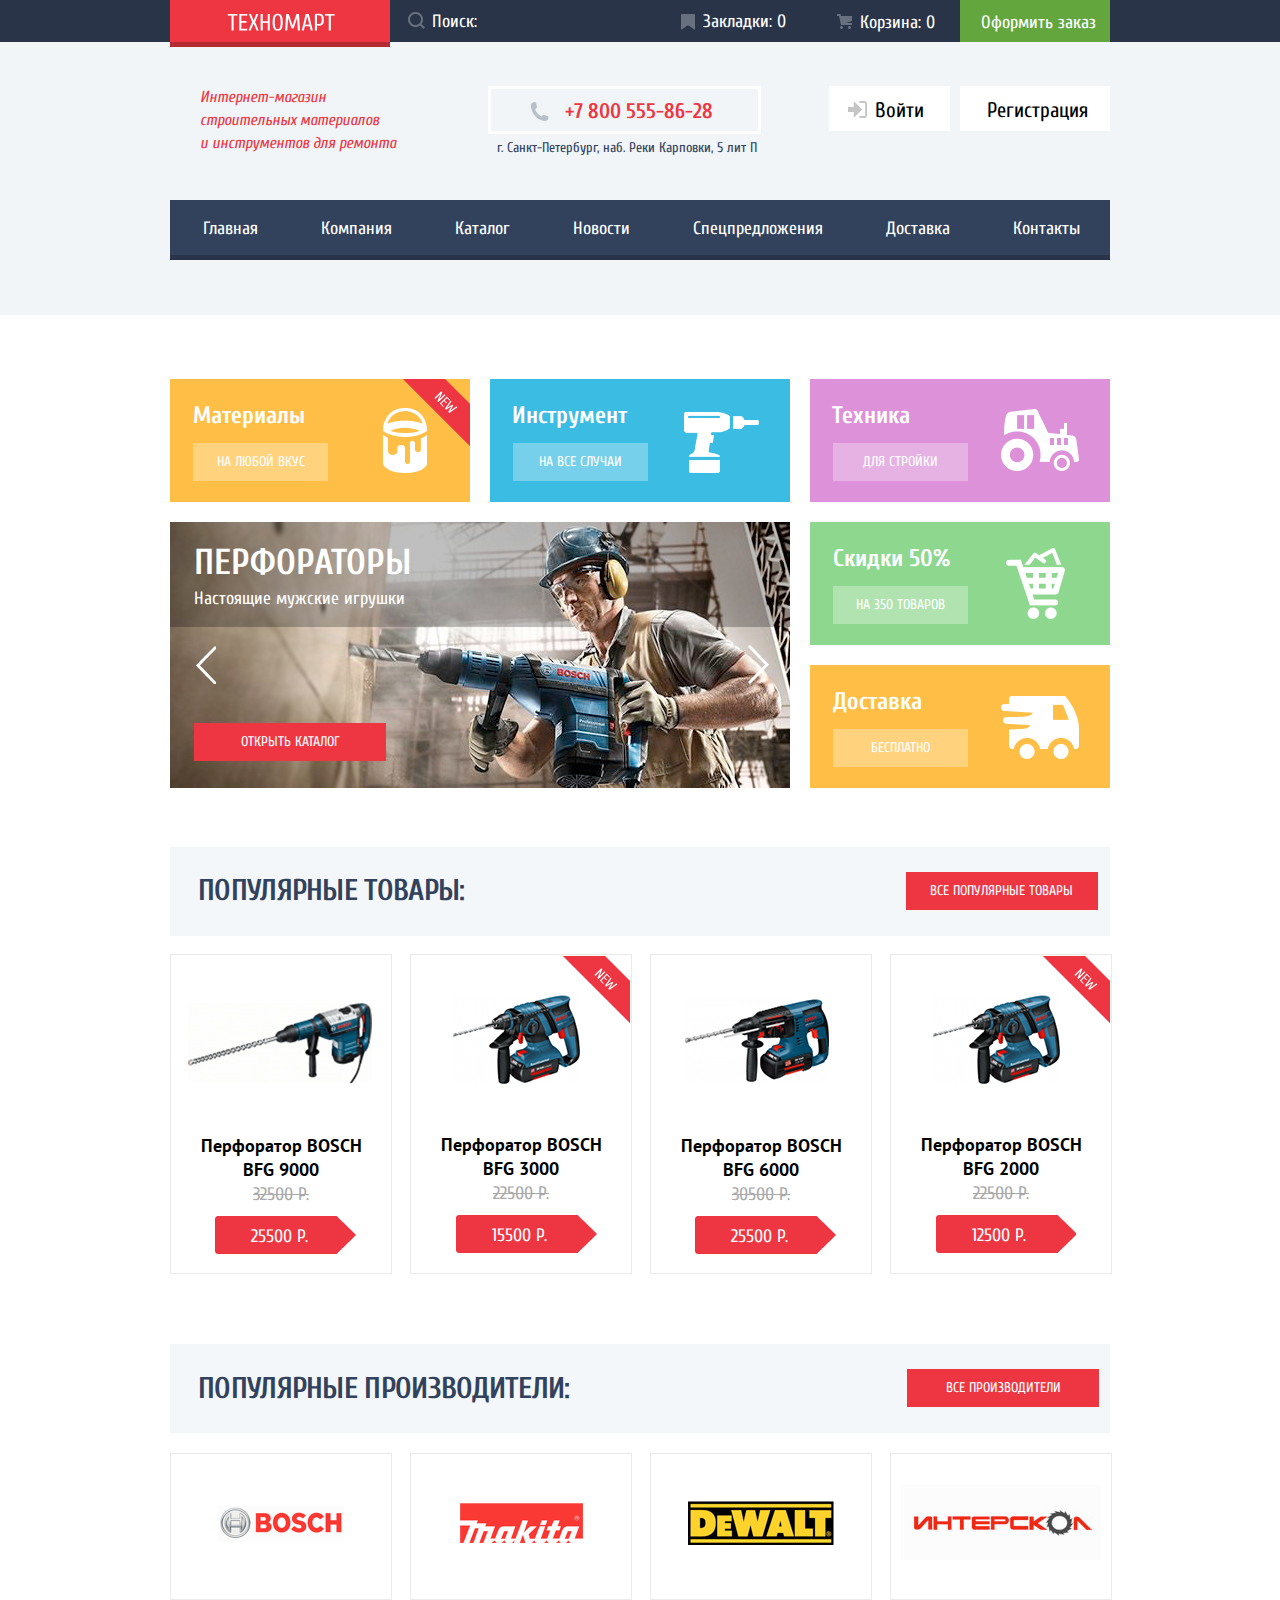
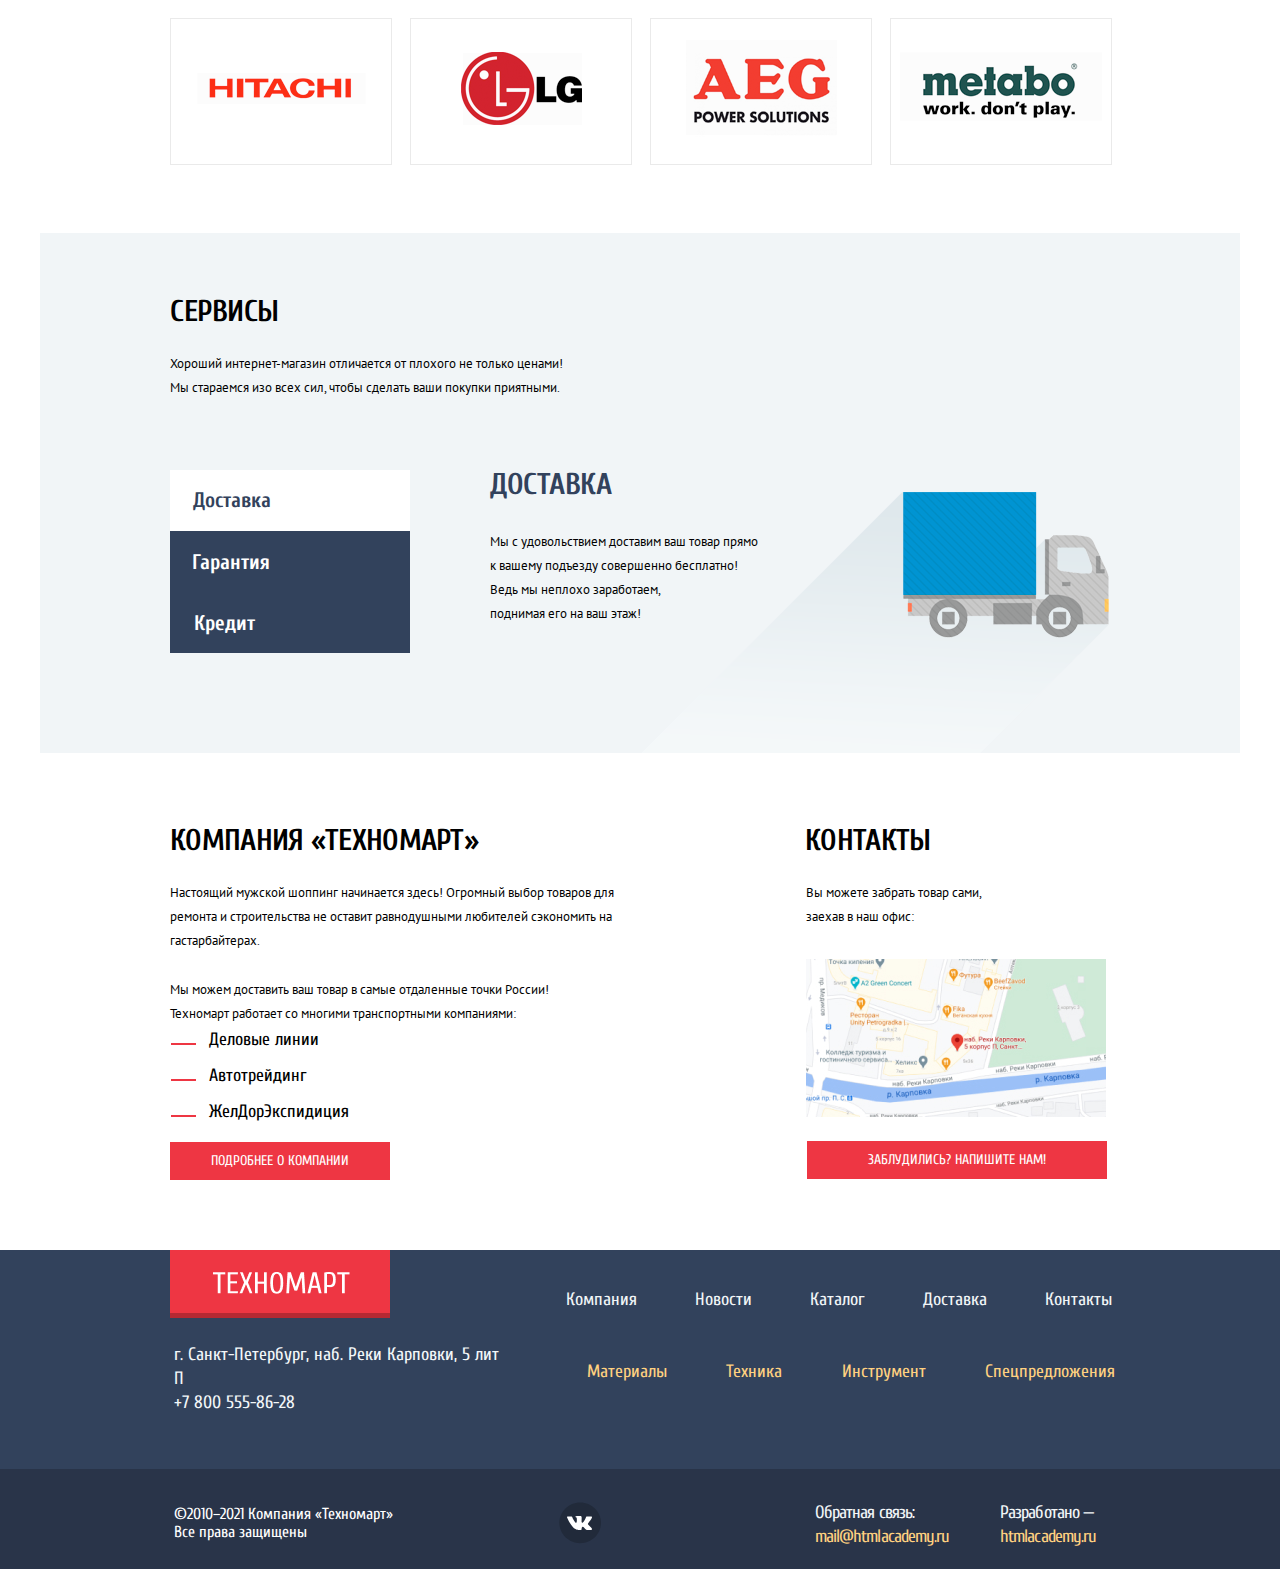
<file: index.html>
<!DOCTYPE html>
<html class="page" lang='ru'>
<head>
    <meta charset="UTF-8">
    <title>Техномарт</title>
    <link rel="icon" href="favicon.ico">
    <link href="https://fonts.googleapis.com/css2?family=Cuprum:ital,wght@0,400;0,700;1,400&family=PT+Sans:wght@400;700&display=swap" rel="stylesheet">
    <link rel="stylesheet" href="css/normalize.css">
    <link rel="stylesheet" href="css/style.css">
</head>
<body class="page-body">
<header class="main-header">
    <nav class="main-navigation">
        <div class="site-navigation-bar">
            <a href="index.html" class="main-header-logo">
                <img src="img/logo-technomart.png" width="108" height="18"
                alt="Логотип магазина Техномарт.">
            </a>    
                <div class="site-navigation">
                    <ul class="main-site-navigation">
                        <li class="page-search">
                            <form class="page-search-field" action="blank.html" method='get'>
                                <label for="search">
                                    <input id="search" type="search" name="search" placeholder="Поиск:">
                                </label>
                            </form>
                        </li>
                        <li><a href="#" class="bookmarks">Закладки: 0</a></li>
                        <li><a href="#" class="cart">Корзина: 0</a></li>
                        <li><button type="button" class="order">Оформить заказ</button></li>
                    </ul>
                </div>
        </div>
    </nav>
    <section class="personal-office">
        <div class="personal-office-container">
            <p class="main-description">
                Интернет-магазин<br> строительных материалов<br>
                и инструментов для ремонта
            </p>
            <div class="main-contacts">
                <a class="main-contacts-phone" href="tel:+78005558628">
                    +7 800 555-86-28
                </a>
                <p class="main-contacts-address">
                    г. Санкт-Петербург, наб. Реки Карповки, 5 лит П
                </p>
            </div>      
            <div class="personal-office-name">  
                <h2>Личный кабинет</h2>
            </div>
            <div class="personal-button">
                <form class="personal-office-form" action="https://echo.htmlacademy.ru" method="post">
                    <button class="button-enter" type="submit">
                        <span>Войти</span>
                    </button>
                </form>
                <form class="personal-office-form" action="https://echo.htmlacademy.ru" method="post">
                    <button class="button-registration" type="submit">
                        <span>Регистрация</span>
                    </button>
                </form>
            </div>
        </div>
    </section>
    <nav class="submenu-navigation">
        <div class="submenu-navigation-bar">
            <ul class="submenu-site-navigation">
                <li><a>Главная</a></li>
                <li><a href='blank.html'>Компания</a></li>
                <li><a href='catalog.html'>Каталог</a></li>
                <li><a href='blank.html'>Новости</a></li>
                <li><a href='blank.html'>Спецпредложения</a></li>
                <li><a href='blank.html'>Доставка</a></li>
                <li><a href='blank.html'>Контакты</a></li>
            </ul>
        </div>
    </nav>
</header>

<main class="container">
    <div class="container-name">
        <h1>Интернет-магазин "Техномарт"</h1>
    </div>
    <section class="features">
        <div  class="features-name">
            <h2>Преимущества</h2>
        </div>
            <ul class="features-list">
                <li class="materials">
                    <img class="new-icon" src="img/new-icon.png" alt="новинка" width="70" height="70">
                    <h3 class="features-head">Материалы</h3>
                    <img class="icon-materialas" src="img/materials_icon.png" 
                        alt="иконка материалов" width='44' height="65">
                    <button class="features-button" type="button">
                        на любой вкус</button>
                </li>
                <li class="instruments">
                    <h3 class="features-head">Инструмент</h3>
                    <img class="device-icon" src="img/device_icon.png"
                     alt="иконка инструмента" width='75' height="61">
                    <button class="features-button" type="button">
                        на все случаи</button>
                </li>
                <li class="technics">
                    <h3 class="features-head">Техника</h3>
                    <img class="technics-icon" src="img/technics_icon.png"
                     alt="иконка техники" width='78' height="62">
                    <button class="features-button" type="button">
                        для стройки</button>
                </li>
                <li class="sales">
                    <h3 class="features-head">Скидки 50%</h3>
                    <img class="sale-icon" src="img/sale_icon.png"
                     alt="иконка скидки" width='59' height="72">
                    <button class="features-button" type="button">
                        на 350 товаров</button>
                </li>
                <li class="delivery">
                    <h3 class="features-head">Доставка</h3>
                    <img class="delivery-icon" src="img/delivery_icon.png"
                     alt="иконка доставки" width='78' height="63">
                    <button class="features-button" type="button">
                        бесплатно</button>
                </li>
                <li class="gallery-name">
                    <h3 class="gallery-description">Перфораторы</h3>
                    <p class="gallery-text">Настоящие мужские игрушки</p>
                    <button class="gallery-button-back" type="button" disabled></button>
                    <button class="gallery-button-next" type="button"></button>
                    <button class="button button-catalog" type="button">Открыть каталог</button>
                </li>
            </ul>
    </section>
    <section class="popular-product">
        <div class="popular-product-title">
            <h2 class="name-popular-product">Популярные товары:</h2>
            <button class="button button-product">Все популярные товары</button>
        </div>
        <div class="popular-product-container">
            <figure class="popular-product-card">
                <a class="popular-product-image" href="#">
                    <img src='img/BFG_9000.jpg' 
                    alt='Перфоратор BOSCH BFG 9000.' width="184" 
                    height="164">
                </a>
                <figcaption class="popular-product-description">
                    <span class="popular-product-name">
                        Перфоратор BOSCH<br> BFG 9000
                    </span><br>
                    <del class="price">32500 Р.</del> 
                    <p><span class="special-price">25500 Р.</span></p> 
                </figcaption>
            </figure>
            <figure class="popular-product-card">
                <img class="new-icon-product" 
                    src="img/new-icon.png" alt="новинка" width="70"
                     height="70">
                <a class="popular-product-image" href="#">
                    <img src='img/BFG_3000.jpg' 
                    alt='Перфоратор BOSCH BFG 3000.' width="127" 
                    height="112">
                </a>
                <figcaption class="popular-product-description">
                    <span class="popular-product-name">
                        Перфоратор BOSCH<br> BFG 3000
                    </span><br>
                    <del class="price">22500 Р.</del>
                    <p><span class="special-price">15500 Р.</span></p>
                </figcaption>
            </figure>
            <figure class="popular-product-card">
                <a class="popular-product-image-three" href="#">
                    <img src='img/BFG_6000.jpg' 
                    alt='Перфоратор BOSCH BFG 6000.' width="144" 
                    height="128">
                </a>
                <figcaption class="popular-product-description">
                    <span class="popular-product-name">
                        Перфоратор BOSCH<br> BFG 6000
                    </span><br>
                    <del class="price">30500 Р.</del>
                    <p><span class="special-price">25500 Р.</span></p>
                </figcaption>
            </figure>
            <figure class="popular-product-card">
                <img class="new-icon-product" 
                    src="img/new-icon.png" alt="новинка" width="70"
                     height="70">
                <a class="popular-product-image" href="#">
                    <img src='img/BFG_2000.jpg' 
                    alt='Перфоратор BOSCH BFG 2000.'  width="127" 
                    height="112">
                </a>
                <figcaption class="popular-product-description">
                    <span class="popular-product-name">
                        Перфоратор BOSCH<br> BFG 2000
                    </span><br>
                    <del class="price">22500 Р.</del>
                    <p><span class="special-price">12500 Р.</span></p>
                </figcaption>
            </figure>
        </div>
    </section>
    <section class="popular-brand">
        <div class="popular-produser-container">
            <h2 class="name-popular-produser">Популярные производители:</h2>
            <button class="button button-produser">Все производители</button>
        </div>
        <div class="brand-card-container">
            <figure class="popular-brand-card">
                <a href="#">
                    <img src='img/logo_bosch.svg' alt='BOSCH.'>
                </a>
            </figure>
            <figure class="popular-brand-card">
                <a href="#">
                <img src='img/logo_makita.svg' alt='Makita.'>
                </a>
            </figure>
            <figure class="popular-brand-card">
                <a href="#">
                <img src='img/logo_dewalt.svg' alt='DeWALT.'>
                </a>
            </figure>
            <figure class="popular-brand-card">
                <a href="#">
                <img src='img/logo_interskol.svg' alt='ИНТЕРСКОЛ.'>
                </a>
            </figure>
            <figure class="popular-brand-card">
                <a href="#">
                <img src='img/logo_hitachi.svg' alt='HITACHI.'>
                </a>
            </figure>
            <figure class="popular-brand-card">
                <a href="#">
                <img src='img/logo_LG.svg' alt='LG.'>
                </a>
            </figure>
            <figure class="popular-brand-card">
                <a href="#">
                <img src='img/logo_aeg.svg' alt='AEG POWER SOLUTIONS.'>
                </a>
            </figure>
            <figure class="popular-brand-card">
                <a href="#">
                <img src='img/logo_metabo.svg' alt='metabo.'>
                </a>
            </figure>
        </div>
    </section>
    <section class="services">
        <div class="services-container">
            <div class="services-title">
                <h2>Сервисы</h2>
                <p class="services-description">
                    Хороший интернет-магазин отличается от плохого не только ценами!<br>
                    Мы стараемся изо всех сил, чтобы сделать ваши покупки приятными.
                </p>
            </div>
            <div class="services-slider-container">
                <ul class="services-slider">
                    <li>
                        <button class="services-delivery" type="button">
                            Доставка
                        </button>
                    </li>
                    <li>
                        <button class="services-guarantee" type="button">
                            Гарантия
                        </button>
                    </li>
                    <li>
                        <button class="services-credit" type="button">    
                            Кредит
                        </button>
                    </li>
                </ul>
                <div class="delivery-description-container">
                    <h2>Доставка</h2>
                    <p class="services-delivery-description">
                        Мы с удовольствием доставим ваш товар прямо<br> к вашему подъезду совершенно бесплатно!<br>
                        Ведь мы неплохо заработаем,<br> поднимая его на ваш 
                        этаж!
                        
                    </p>
                </div>
                <img src='img/delivery.png' alt='Изображение доставки.' 
                width="468" height="261">
            </div>
        </div>
    </section>
    <section class="contact-columns">
        <section class="details">
            <h2>Компания «Техномарт»</h2>
            <p class="details-description">
                Настоящий мужской шоппинг начинается здесь! Огромный выбор товаров для<br> ремонта и строительства не оставит 
                равнодушными любителей сэкономить на<br> гастарбайтерах.
            </p>
            <p class="details-description-delivery">
                Мы можем доставить ваш товар в самые отдаленные точки России!<br>
                Техномарт работает со многими транспортными компаниями:
            </p>
            <ul class="method-delivery">
                <li>Деловые линии</li>
                <li>Автотрейдинг</li>
                <li>ЖелДорЭкспидиция</li>
            </ul>
            <button class="button button-company" type="button">
                Подробнее о компании
            </button>
        </section>
        <section class="contacts">
            <h2>Контакты</h2>
            <p class="pickup">
                Вы можете забрать товар сами,<br> заехав в наш офис:
            </p>
            <a href='#'>
                <img class="contacts-map" src='img/map_main_contact.jpg' alt='Карта.'>
            </a>
            <button class="button pickup-button">
                Заблудились? Напишите нам!
            </button>
        </section>    
        <section class="modal modal-feedback">
            <h2 class="visually-hidden">Форма обратной связи</h2>
            <form class="feedback-form">
                <p>
                    <label for="name-name">Ваше имя:</label> <br>
                    <input class="name-field" id="name-name" type="text" name="name" 
                    placeholder="Имя Фамилия">
                </p>
                <p>
                    <label for="mail-mail">Ваш e-mail:</label> <br>
                    <input class="mail-field" id="mail-mail" type="email" name="mail" 
                    placeholder="email@example.com">
                </p>
                <p>
                    <label for="text-text">Текст письма:</label> <br>
                    <textarea class="text-field" id="text-text" name="text"
                    rows="5" cols="60" 
                    placeholder="В свободной форме"></textarea>
                </p>
            </form>
            <button class="button submit-button">
                Отправить
            </button>
            <button class="modal-close" type="button" aria-label="Закрыть">
            </button>
        </section>
        <section class="modal modal-map">
            <h2 class="visually-hidden">как до нас добраться</h2>
            <iframe src="https://www.google.com/maps/embed?pb=!1m18!1m12!1m3!1d1998.6037999040354!2d30.322010416394033!3d59.938716271971415!2m3!1f0!2f0!3f0!3m2!1i1024!2i768!4f13.1!3m3!1m2!1s0x4696310fca5ba729%3A0xea9c53d4493c879f!2sBolshaya+Konyushennaya+ul.%2C+19%2C+Sankt-Peterburg%2C+Russia%2C+191186!5e0!3m2!1sen!2s!4v1441888483426"
             width="943" height="442" allowfullscreen 
             title="Офис компании по адресу набережная реки Карповки, 5, 
             литера П, Санкт-Петербург">
            </iframe>
            <button class="modal-close" type="button" aria-label="Закрыть">
            </button>
        </section>
    </section>
</main>

<footer class="main-footer">
    <section class="main-footer-navigation">
        <div class="main-footer-container">
            <div class="footer-title">
                <h2>навигация</h2>
            </div>
            <div class="contacts-container">
                <a href="index.html" class="footer-logo">
                    <img src="img/footer-logo-technomart.png" width="138"
                        height="23"
                        alt="Логотип магазина Техномарт.">
                </a>
                <p class="main-footer-address">
                 г. Санкт-Петербург, наб. Реки Карповки, 5 лит П <br>            
                    <a class="main-footer-phone" href="tel:+78005558628">
                          +7 800 555-86-28
                    </a>
                </p>
            </div>
            <div class="footer-navigation-container">
                <nav class="main-footer-menu">
                    <ul class="main-footer-menu-navigation">
                        <li><a href='blank.html'>Компания</a></li>
                        <li><a href='blank.html'>Новости</a></li>
                        <li><a href='catalog.html'>Каталог</a></li>
                        <li><a href='blank.html'>Доставка</a></li>
                        <li><a href='blank.html'>Контакты</a></li>
                    </ul>
                </nav>
                <ul class="main-footer-submenu">
                    <li><a href='blank.html'>Материалы</a></li>
                    <li><a href='blank.html'>Техника</a></li>
                    <li><a href='blank.html'>Инструмент</a></li>
                    <li><a href='blank.html'>Спецпредложения</a></li>
                </ul>
            </div>    
        </div>
    </section>
    <section class="footer-social">
            <div class="footer-social-container">
                <div class="footer-social-title">
                    <h2>Как с нами связаться</h2>
                </div>  
                <div class="footer-copyright-container">
                    <p class="footer-copyright">
                        ©2010–2021 Компания «Техномарт»<br>
                        Все права защищены
                    </p>
                </div>
                <div class="social-navigation-container">
                    <ul class="social-navigation">
                        <li>
                            <button class="social-button-vk" type="button"></button>
                        </li>
                        <!-- <li>
                                <button class="social-button-fb" type="button"></button>
                            </li>
                            <li>
                                <button class="social-button-inst" type="button"></button>
                            </li>-->
                    </ul>
                </div>
                <div class="footer-feedback-container">
                    <p class="footer-feedback">
                        Обратная связь: <a href='mailto:mail@htmlacademy.ru'>mail@htmlacademy.ru</a>
                    </p>
                </div>
                <div class="footer-developed-container">
                    <p class="footer-developed">
                        Разработано —
                        <a href="https://htmlacademy.ru">htmlacademy.ru</a>
                    </p>
                </div>
            </div>
    </section>
</footer>
<script src="js/login.js"></script>
<script src="js/map.js"></script>
</body>
</html>
</file>
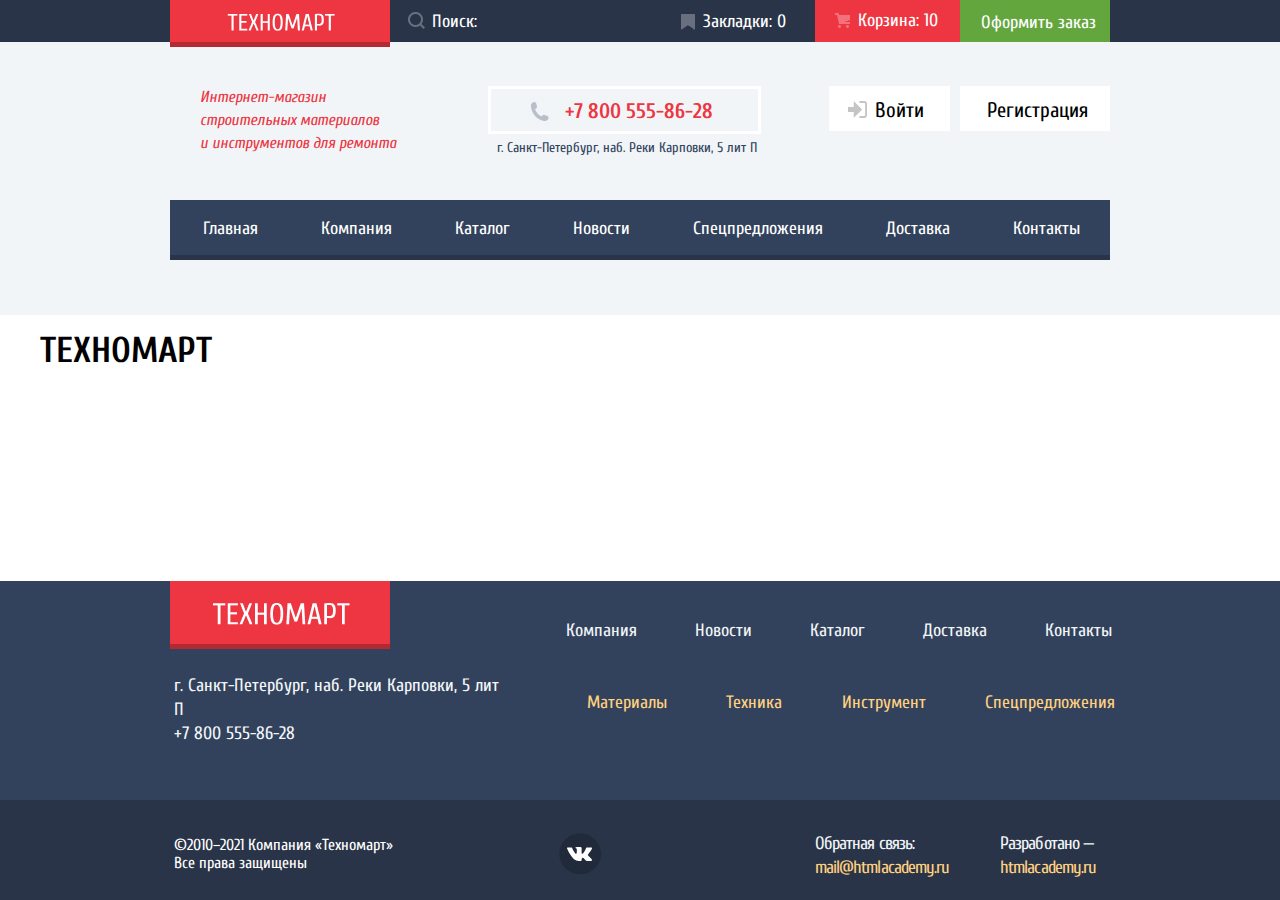
<file: blank.html>
<!DOCTYPE html>
<html class="page" lang='ru'>
<head>
    <meta charset="UTF-8">
    <title>Техномарт</title>
    <link rel="icon" href="favicon.ico">
    <link href="https://fonts.googleapis.com/css2?family=Cuprum:ital,wght@0,400;0,700;1,400&family=PT+Sans:wght@400;700&display=swap" rel="stylesheet">
    <link rel="stylesheet" href="css/normalize.css">
    <link rel="stylesheet" href="css/style.css">
</head>
<body class="page-body">
<header class="main-header">
    <nav class="main-navigation">
        <div class="site-navigation-bar">
            <a href="index.html" class="main-header-logo">
                <img src="img/logo-technomart.png" width="108" height="18"
                alt="Логотип магазина Техномарт.">
            </a>
                <div class="site-navigation">
                    <ul class="main-site-navigation">
                        <li class="page-search">
                            <form class="page-search-field" action="blank.html" method='get'>
                                <label for="search">
                                    <input id="search" type="search" name="search" placeholder="Поиск:">
                                </label>
                            </form>
                        </li>
                        <li><a href="#" class="bookmarks">Закладки: 0</a></li>
                        <li><a href="#" class="cart-catalog">Корзина: 10</a></li>
                        <li><button type="button" class="order">Оформить заказ</button></li>
                    </ul>
                </div>
        </div>
    </nav>
    <section class="personal-office">
        <div class="personal-office-container">
            <p class="main-description">
                Интернет-магазин<br> строительных материалов<br>
                и инструментов для ремонта
            </p>
            <div class="main-contacts">
                <a class="main-contacts-phone" href="tel:+78005558628">
                    +7 800 555-86-28
                </a>
                <p class="main-contacts-address">
                    г. Санкт-Петербург, наб. Реки Карповки, 5 лит П
                </p>
            </div>      
            <div class="personal-office-name">  
                <h2>Личный кабинет</h2>
            </div>
            <div class="personal-button">
                <form class="personal-office-form" action="https://echo.htmlacademy.ru" method="post">
                    <button class="button-enter" type="submit">
                        <span>Войти</span>
                    </button>
                </form>
                <form class="personal-office-form" action="https://echo.htmlacademy.ru" method="post">
                    <button class="button-registration" type="submit">
                        <span>Регистрация</span>
                    </button>
                </form>
            </div>
        </div>
    </section>
    <nav class="submenu-navigation">
        <div class="submenu-navigation-bar">
            <ul class="submenu-site-navigation">
                <li><a href="index.html">Главная</a></li>
                <li><a href='blank.html'>Компания</a></li>
                <li><a href='catalog.html'>Каталог</a></li>
                <li><a href='blank.html'>Новости</a></li>
                <li><a href='blank.html'>Спецпредложения</a></li>
                <li><a href='blank.html'>Доставка</a></li>
                <li><a href='blank.html'>Контакты</a></li>
            </ul>
        </div>
    </nav>
</header>

<main class="container">
    <h1>Техномарт</h1>
</main>

<footer class="main-footer">
    <section class="blank-footer-navigation">
        <div class="main-footer-container">
            <div class="footer-title">
                <h2>навигация</h2>
            </div>
            <div class="contacts-container">
                <a href="index.html" class="footer-logo">
                    <img src="img/footer-logo-technomart.png" width="138"
                        height="23"
                        alt="Логотип магазина Техномарт.">
                </a>
                <p class="main-footer-address">
                 г. Санкт-Петербург, наб. Реки Карповки, 5 лит П <br>            
                    <a class="main-footer-phone" href="tel:+78005558628">
                          +7 800 555-86-28
                    </a>
                </p>
            </div>
            <div class="footer-navigation-container">
                <nav class="main-footer-menu">
                    <ul class="main-footer-menu-navigation">
                        <li><a href='blank.html'>Компания</a></li>
                        <li><a href='blank.html'>Новости</a></li>
                        <li><a href='catalog.html'>Каталог</a></li>
                        <li><a href='blank.html'>Доставка</a></li>
                        <li><a href='blank.html'>Контакты</a></li>
                    </ul>
                </nav>
                <ul class="main-footer-submenu">
                    <li><a href='blank.html'>Материалы</a></li>
                    <li><a href='blank.html'>Техника</a></li>
                    <li><a href='blank.html'>Инструмент</a></li>
                    <li><a href='blank.html'>Спецпредложения</a></li>
                </ul>
            </div>    
        </div>
    </section>
    <section class="footer-social">
            <div class="footer-social-container">
                <div class="footer-social-title">
                    <h2>Как с нами связаться</h2>
                </div>  
                <div class="footer-copyright-container">
                    <p class="footer-copyright">
                        ©2010–2021 Компания «Техномарт»<br>
                        Все права защищены
                    </p>
                </div>
                <div class="social-navigation-container">
                    <ul class="social-navigation">
                        <li>
                            <button class="social-button-vk" type="button"></button>
                        </li>
                        <!-- <li>
                                <button class="social-button-fb" type="button"></button>
                            </li>
                            <li>
                                <button class="social-button-inst" type="button"></button>
                            </li>-->
                    </ul>
                </div>
                <div class="footer-feedback-container">
                    <p class="footer-feedback">
                        Обратная связь: <a href='mailto:mail@htmlacademy.ru'>mail@htmlacademy.ru</a>
                    </p>
                </div>
                <div class="footer-developed-container">
                    <p class="footer-developed">
                        Разработано —
                        <a href="https://htmlacademy.ru">htmlacademy.ru</a>
                    </p>
                </div>
            </div>
    </section>
</footer>
</body>
</html>
</file>
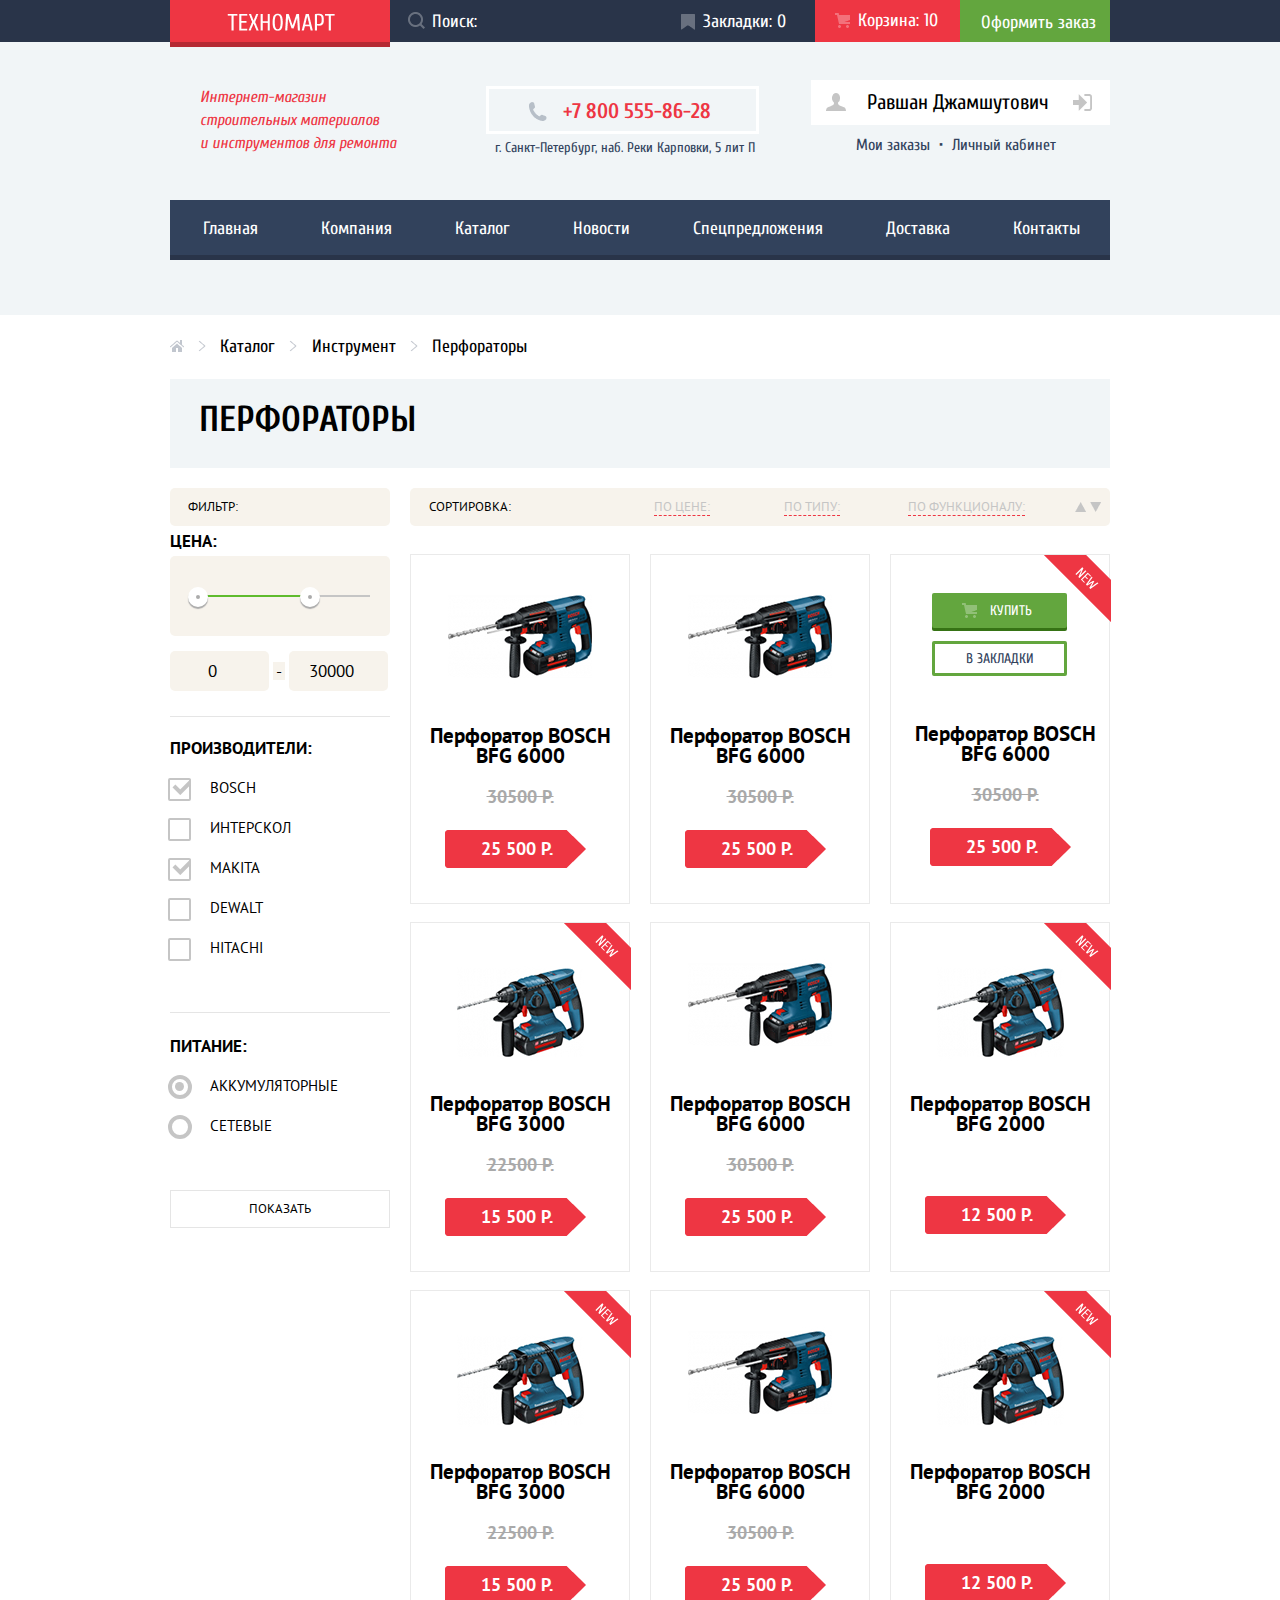
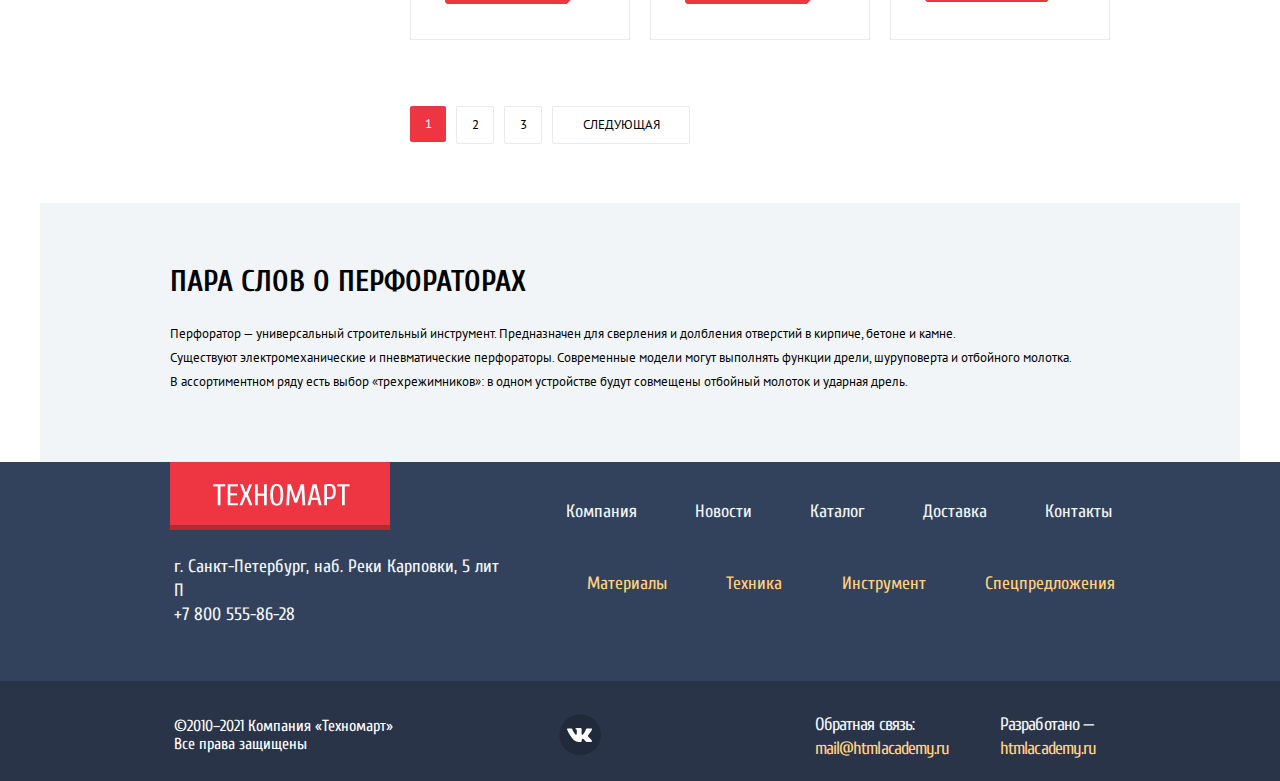
<file: catalog.html>
<!DOCTYPE html>
<html class="page" lang='ru'>
<head>
    <meta charset="UTF-8">
    <title>Техномарт</title>
    <link rel="icon" href="favicon.ico">
    <link href="https://fonts.googleapis.com/css2?family=Cuprum:ital,wght@0,400;0,700;1,400&family=PT+Sans:wght@400;700&display=swap" rel="stylesheet">
    <link rel="stylesheet" href="css/normalize.css">
    <link rel="stylesheet" href="css/style.css">
</head>
<body class="page-body">
<header class="main-header">
    <nav class="main-navigation">
        <div class="site-navigation-bar">
            <a href="index.html" class="main-header-logo">
                <img src="img/logo-technomart.png" width="108" height="18"
                alt="Логотип магазина Техномарт.">
            </a>
                <div class="site-navigation">
                    <ul class="main-site-navigation">
                        <li class="page-search">
                            <form class="page-search-field" action="blank.html" method='get'>
                                <label for="search">
                                    <input id="search" type="search" name="search" placeholder="Поиск:">
                                </label>
                            </form>
                        </li>
                        <li><a href="#" class="bookmarks">Закладки: 0</a></li>
                        <li><a href="#" class="cart-catalog">Корзина: 10</a></li>
                        <li><button type="button" class="order">Оформить заказ</button></li>
                    </ul>
                </div>
        </div>
    </nav>    
    <section class="personal-office">
        <div class="personal-office-container">
            <p class="main-description">
                Интернет-магазин<br> строительных материалов<br>
                и инструментов для ремонта
            </p>
            <div class="main-contacts">
                <a class="main-contacts-phone" href="tel:+78005558628">
                    +7 800 555-86-28
                </a>
                <p class="main-contacts-address">
                    г. Санкт-Петербург, наб. Реки Карповки, 5 лит П
                </p>
            </div>      
            <div class="personal-office-name">  
                <h2>Личный кабинет</h2>
            </div>
            <div class="personal-button">
                <form class="personal-inner-form" action="https://echo.htmlacademy.ru" method="post">
                    <div class="personal-container">
                        <button class="user-button" type="button"></button>
                        <a class="user-name" href="#">Равшан Джамшутович</a>
                        <button class="exit-button" type="button"></button>
                    </div>
                    <div class="my-orders-container">
                        <ul class="my-orders">
                            <li><a href="#">Мои заказы</a></li>
                            <li>•</li>
                            <li><a href="#">Личный кабинет</a></li>
                        </ul>
                    </div>
                </form>
            </div>
        </div>
    </section>
    <nav class="submenu-navigation">
        <div class="submenu-navigation-bar">
            <ul class="submenu-site-navigation">
                <li><a href="index.html">Главная</a></li>
                <li><a href='blank.html'>Компания</a></li>
                <li><a href='catalog.html'>Каталог</a></li>
                <li><a href='blank.html'>Новости</a></li>
                <li><a href='blank.html'>Спецпредложения</a></li>
                <li><a href='blank.html'>Доставка</a></li>
                <li><a href='blank.html'>Контакты</a></li>
            </ul>
        </div>
    </nav>
</header>

<main class="container-inner-page">
    <ul class="breadcrumbs">
        <li>
            <a href="index.html">
                <img src="img/icon-home.png" alt="Иконка домой">
            </a>
        </li>
        <li>
            <img src="img/icon-right-small.png" alt="Указатель вправо">
        </li>
        <li>
            <a href="catalog.ru">Каталог</a>
        </li>
        <li>
            <img src="img/icon-right-small.png" alt="Указатель вправо">
        </li>
        <li>
            <a href="blank.html">Инструмент</a>
        </li>
        <li>
            <img src="img/icon-right-small.png" alt="Указатель вправо">
        </li>
        <li>Перфораторы</li>
    </ul>
    <div class="name-inner-page">
        <h1>Перфораторы</h1>
    </div>
    <section class="filters">
        <div class="filters-title">
            <h2>Фильтры</h2>
        </div>
        <div class="name-filter">
            <p class="text-filter">Фильтр:</p>
        </div>        
        <form class="filter" method="get" action="https://echo.htmlacademy.ru">
            <div class="filter-price-container">    
                <div class="filter-price">Цена:<br>
                    <div class="filter-range">
                        <div class="scale">
                            <div class="bar"></div>
                        </div>
                        <div class="toggle toggle-min" tabindex="0"></div>
                        <div class="toggle toggle-max" tabindex="0"></div>
                    </div>
                    <div class="price-control">
                        <input class="min-value" type="number" 
                        name="min-price" value='0'> 
                        <input class="none-value" type="text" value='-'> 
                        <input class="max-value" type="number" 
                        name="max-price" value='30000'>
                    </div>
                </div>
            </div>    
            <fieldset>
              <legend class="filter-produser">Производители:</legend>
                <ul>
                    <li class="filter-option filter-checkbox">
                    <input class="visually-hidden filter-input-checkbox filter-input" 
                    type="checkbox" name="BOSCH" id="filter-BOSCH" checked>
                    <label for="filter-BOSCH">BOSCH</label>
                    </li>
                    <li class="filter-option filter-checkbox">
                        <input class="visually-hidden filter-input-checkbox filter-input" 
                        type="checkbox" name="ИНТЕРСКОЛ" id="filter-ИНТЕРСКОЛ">
                        <label for="filter-ИНТЕРСКОЛ">ИНТЕРСКОЛ</label>
                    </li>
                    <li class="filter-option filter-checkbox">
                        <input class="visually-hidden filter-input-checkbox filter-input" 
                        type="checkbox" name="Makita" id="filter-Makita" 
                        checked>
                        <label for="filter-Makita">MAKITA</label>
                    </li>
                    <li class="filter-option filter-checkbox">
                        <input class="visually-hidden filter-input-checkbox filter-input" 
                        type="checkbox" name="DEWALT" id="filter-DEWALT">
                        <label for="filter-DEWALT">DEWALT</label>
                    </li>
                    <li class="filter-option filter-checkbox">
                        <input class="visually-hidden filter-input-checkbox filter-input" 
                        type="checkbox" name="HITACHI" id="filter-HITACHI">
                        <label for="filter-HITACHI">HITACHI</label>
                    </li>
                </ul>
            </fieldset>
            <fieldset>
              <legend class="filter-power">Питание:</legend>
                <ul>
                    <li class="filter-option filter-radio">
                        <input class="visually-hidden filter-input-radio filter-input"  
                        type="radio" name="Аккумуляторные" 
                        id="filter-Аккумуляторные" value="Аккумуляторные" 
                        checked>
                        <label for="filter-Аккумуляторные">Аккумуляторные</label>
                    </li>
                    <li class="filter-option filter-radio">
                        <input class="visually-hidden filter-input-radio filter-input" 
                        type="radio" name="Сетевые" id="filter-Сетевые" 
                        value="Сетевые">
                        <label for="filter-Сетевые">Сетевые</label>
                    </li>
                </ul>
            </fieldset>
            <button class="filter-show" type="button">Показать</button>
        </form>
    </section>
    <section class="catalog">
        <ul class="sort-item">
            <li class="sort-item-sort">сортировка:</li>
            <li class="sort-item-price">
                <a>по цене:</a>
            </li>
            <li class="sort-item-type">
                <a>по типу:</a>
            </li>
            <li class="sort-item-functional">
                <a>по функционалу:</a>
            </li>
            <li><button class="button-up" type="button"></button></li>
            <li><button class="button-down" type="button"></button></li>
        </ul>
        <div class="name-items">
            <h2>товары</h2>
        </div>
        <ul class="catalog-list">
            <li class="catalog-item">
                <div class="product-item">
                    <p>
                        <img class="image-product" src="img/BFG_6000.jpg" 
                        alt="Перфоратор BOSCH BFG 6000." 
                        width="144" height="128">
                    </p>
                    <h3>Перфоратор BOSCH<br> BFG 6000</h3>
                    <p><del class="old-price">30500 Р.</del></p>
                    <p class="catalog-new-price">25 500 Р.</p>
                </div>    
            </li>
            <li class="catalog-item">
                <div class="product-item">
                    <p>
                        <img class="image-product" src="img/BFG_6000.jpg" 
                        alt="Перфоратор BOSCH BFG 6000."
                        width="144" height="128">
                    </p>
                    <h3>Перфоратор BOSCH<br> BFG 6000</h3>
                    <p><del class="old-price">30500 Р.</del></p>
                    <p class="catalog-new-price">25 500 Р.</p>
                </div>    
            </li>
            <li class="catalog-item">
                <img class="new-icon-catalog" 
                    src="img/new-icon.png" alt="новинка" width="70"
                     height="70">
                <div class="product-item">
                    <button class="buy-button" type="button">
                        купить
                    </button>
                    <button class="bookmark-button" type="button">
                        в закладки
                    </button>
                    <div class="item-container">
                        <h3>Перфоратор BOSCH<br> BFG 6000</h3>
                        <p><del class="old-price">30500 Р.</del></p>
                        <p class="catalog-new-price">25 500 Р.</p>
                    </div>
                </div>    
            </li>
            <li class="catalog-item">
                <img class="new-icon-catalog" 
                    src="img/new-icon.png" alt="новинка" width="70"
                     height="70">
                <div class="product-item">
                    <p>
                        <img class="image-product" src="img/BFG_3000.jpg" 
                        alt="Перфоратор BOSCH BFG 3000." 
                        width="127" height="112">
                    </p>
                    <h3>Перфоратор BOSCH<br> BFG 3000</h3>                 
                    <p><del class="old-price">22500 Р.</del></p>
                    <p class="catalog-new-price">15 500 Р.</p>
                </div>    
            </li>
            <li class="catalog-item">
                <div class="product-item">
                    <p>
                        <img class="image-product" src="img/BFG_6000.jpg" 
                        alt="Перфоратор BOSCH BFG 6000." 
                        width="144" height="128">
                    </p>
                    <h3>Перфоратор BOSCH<br> BFG 6000</h3>
                    <p><del class="old-price">30500 Р.</del></p>
                    <p class="catalog-new-price">25 500 Р.</p>
                </div>    
            </li>
            <li class="catalog-item">
                <img class="new-icon-catalog" 
                    src="img/new-icon.png" alt="новинка" width="70"
                     height="70">
                <div class="product-item">
                    <p>
                        <img class="image-product" src="img/BFG_2000.jpg" 
                        alt="Перфоратор BOSCH BFG 2000." 
                        width="127" height="112">
                    </p>
                    <h3>Перфоратор BOSCH<br> BFG 2000</h3>
                    <p class="catalog-new-price">12 500 Р.</p>
                </div>    
            </li>
            <li class="catalog-item">
                <img class="new-icon-catalog" 
                    src="img/new-icon.png" alt="новинка" width="70"
                     height="70">
                <div class="product-item">
                    <p>
                        <img class="image-product" src="img/BFG_3000.jpg" 
                        alt="Перфоратор BOSCH BFG 3000." 
                        width="127" height="112">
                    </p>
                    <h3>Перфоратор BOSCH<br> BFG 3000</h3>                 
                    <p><del class="old-price">22500 Р.</del></p>
                    <p class="catalog-new-price">15 500 Р.</p>
                </div>    
            </li>
            <li class="catalog-item">
                <div class="product-item">
                    <p>
                        <img class="image-product" src="img/BFG_6000.jpg" 
                        alt="Перфоратор BOSCH BFG 6000." 
                        width="144" height="128">
                    </p>
                    <h3>Перфоратор BOSCH<br> BFG 6000</h3>                 
                    <p><del class="old-price">30500 Р.</del></p>
                    <p class="catalog-new-price">25 500 Р.</p>
                </div>    
            </li>
            <li class="catalog-item">
                <img class="new-icon-catalog" 
                    src="img/new-icon.png" alt="новинка" width="70"
                     height="70">
                <div class="product-item">
                    <p>
                        <img class="image-product" src="img/BFG_2000.jpg" 
                        alt="Перфоратор BOSCH BFG 2000." 
                        width="127" height="112">
                    </p>
                    <h3>Перфоратор BOSCH<br> BFG 2000</h3>
                    <p class="catalog-new-price">12 500 Р.</p>
                </div>    
            </li>
        </ul>
        <ul class="pagination-list">
            <li class="pagination-item pagination-item-current">
                <a>1</a>
              </li>
              <li class="pagination-item">
                <a href="#">2</a>
              </li>
              <li class="pagination-item">
                <a href="#">3</a>
              </li>
              <li>
                <button class="pagination-item-next" type="button">Следующая</button>
              </li>
        </ul>
    </section>
    <section class="modal modal-cart">
        <h2 class="visually-hidden">добавление в корзину</h2>
        <p class="successful-buy">Товар добавлен в корзину!</p>
        <div class="button-group">
            <button class="button order-button" type="button">
                оформить заказ
            </button>
            <button class="button continue-button" type="button">
                продолжить покупки
            </button>
        </div>
        <button class="modal-close" type="button" aria-label="Закрыть">
        </button>
    </section>
    <section class="perforator">
        <h2>Пара слов о перфораторах</h2>
        <p class="perforator-description">
            Перфоратор — универсальный строительный инструмент. 
            Предназначен для сверления и долбления отверстий в кирпиче, 
            бетоне и камне.<br>
            Существуют электромеханические и пневматические перфораторы. 
            Современные модели могут выполнять функции дрели, шуруповерта и 
            отбойного молотка.<br> В ассортиментном ряду есть выбор 
            «трехрежимников»: в одном устройстве будут совмещены отбойный 
            молоток и ударная дрель.
        </p>
    </section>
</main>

<footer class="main-footer">
    <section class="catalog-footer-navigation">
        <div class="main-footer-container">
            <div class="footer-title">
                <h2>навигация</h2>
            </div>
            <div class="contacts-container">
                <a href="index.html" class="footer-logo">
                    <img src="img/footer-logo-technomart.png" width="138"
                        height="23"
                        alt="Логотип магазина Техномарт.">
                </a>
                <p class="main-footer-address">
                 г. Санкт-Петербург, наб. Реки Карповки, 5 лит П <br>            
                    <a class="main-footer-phone" href="tel:+78005558628">
                          +7 800 555-86-28
                    </a>
                </p>
            </div>
            <div class="footer-navigation-container">
                <nav class="main-footer-menu">
                    <ul class="main-footer-menu-navigation">
                        <li><a href='blank.html'>Компания</a></li>
                        <li><a href='blank.html'>Новости</a></li>
                        <li><a href='catalog.html'>Каталог</a></li>
                        <li><a href='blank.html'>Доставка</a></li>
                        <li><a href='blank.html'>Контакты</a></li>
                    </ul>
                </nav>
                <ul class="main-footer-submenu">
                    <li><a href='blank.html'>Материалы</a></li>
                    <li><a href='blank.html'>Техника</a></li>
                    <li><a href='blank.html'>Инструмент</a></li>
                    <li><a href='blank.html'>Спецпредложения</a></li>
                </ul>
            </div>    
        </div>
    </section>
    <section class="footer-social">
            <div class="footer-social-container">
                <div class="footer-social-title">
                    <h2>Как с нами связаться</h2>
                </div>  
                <div class="footer-copyright-container">
                    <p class="footer-copyright">
                        ©2010–2021 Компания «Техномарт»<br>
                        Все права защищены
                    </p>
                </div>
                <div class="social-navigation-container">
                    <ul class="social-navigation">
                        <li>
                            <button class="social-button-vk" type="button"></button>
                        </li>
                        <!-- <li>
                                <button class="social-button-fb" type="button"></button>
                            </li>
                            <li>
                                <button class="social-button-inst" type="button"></button>
                            </li>-->
                    </ul>
                </div>
                <div class="footer-feedback-container">
                    <p class="footer-feedback">
                        Обратная связь: <a href='mailto:mail@htmlacademy.ru'>mail@htmlacademy.ru</a>
                    </p>
                </div>
                <div class="footer-developed-container">
                    <p class="footer-developed">
                        Разработано — 
                        <a href="https://htmlacademy.ru">htmlacademy.ru</a>
                    </p>
                </div>
            </div>
    </section>
</footer>
<script src="js/addCart.js"></script>
</body>
</html>
</file>
<file: css/style.css>
:root {
    --basic-dark-blue: #293449;
    --basic-red: #EE3643;
    --basic-midle-red: #CA2C37;
    --basic-dark-red: #BA2732;
    --basic-white: #FFFFFF;
    --basic-green: #5FBB2D;
    --basic-dark-green: #63A63E;
    --basic-black: #000000;
    --basic-light-blue: #3BBCE3;
    --basic-blue: #161D29;
    --basic-violet: #DC91D8;
    --basic-light-green: #8ED78F;
    --basic-light-grey: #EAEAEA;
    --basic-background: #F1F5F7;
    --basic-gold: #FFD180;
    --basic-grey: #A9A9A9;
    --special-white: #F9F5F0;
    --special-blue: #32425C;
    --special-yellow: #FFBF47;
    --special-grey: #C1C6CE;
    --special-dark-blue: #212A3A;
    --special-dark-grey: #1D2739;
    --special-white: #F3F7F9;
    --filter-background: #F7F3EC;
    --checkbox: #C5C5C5;
    --checkbox-active: #B5B5B5;
    --border-button: #e5e5e5;
    --cursor: #ABABAB;
    --green-shadow: #367315;
    --green-button: #518534;
}

.page-body {
    min-width: 1200px;
    margin: 0;
    padding: 0;
    font-family: "Cuprum", Arial, sans-serif;
    font-weight: 400;
    font-style: normal;
    font-size: 18px;
    line-height: 24px;
    color: var(--basic-black);
    background-color: var(--basic-white);

    min-height: 100%;
    display: grid;
    grid-template-rows: min-content 1fr min-content;
    align-content: start;
}

h1, h2 {
    text-transform: uppercase;
}

h2 {
    font-size: 30px;
    line-height: 30px;
}

a {
    text-decoration: none;
}

img {
    max-width: 100%;
    height: auto;
}

.visually-hidden {
    position: absolute;
    width: 1px;
    height: 1px;
    margin: -1px;
    border: 0;
    padding: 0;
    white-space: nowrap;
    clip-path: inset(100%);
    clip: rect(0 0 0 0);
    overflow: hidden;
}

/*Header*/

.main-navigation {
    background-color: var(--basic-dark-blue);
}

.site-navigation-bar {
    color: var(--basic-white);
    background-color: var(--basic-dark-blue);
    width: 940px;
    height: 42px;
    display: grid;
    grid-template-columns: 1fr 1fr 1fr 1fr 1fr;
    margin: 0 auto;

}
.main-header-logo {
    background-color: var(--basic-red);
    width: 220px;
    height: 47px;
    box-shadow: inset 0px -5px 0px rgba(0, 0, 0, 0.24);
}

.main-header-logo img {
    padding-top: 13px;
    padding-left: 57px;
}

.main-header-logo:focus {
    background-color: var(--basic-dark-red);
}

.site-navigation-bar {
    background-color: var(--basic-dark-blue);
}

.site-navigation {
    display: flex;
    width: 940px;
    margin: 0 auto;
    padding: 0 10px;
}

.main-site-navigation {
    list-style: none;
    margin: 0;
    padding: 0;
    display: flex;
}

.main-site-navigation-current a:not([href]) {
    background-color: var(--special-dark-blue);
}

.main-site-navigation a {
    color: var(--basic-white);
}
 
.main-site-navigation a:focus {
    background-color: var(--basic-blue);
    color: var(--basic-white);
    opacity: 0.5;
}

.page-search input[type="search"] {
    background-color: var(--basic-dark-blue);
    border: none;
    color: var(--basic-white);
    padding-left: 32px;
    height: 42px;
    width: 265px;
    position: relative;
    background: url('../img/search_icon.png') no-repeat;
    background-position: 8px 12px;
    font-family: 'Cuprum', Arial, sans-serif;
    font-size: 18px;
    line-height: 24px;
    margin-left: 0;
}

.page-search input[type="search"]:hover {
    background-color: var(--basic-dark-blue);
    border: none;
    background: url('../img/search_icon2.png') no-repeat;
    background-position: 8px 12px;
}

.page-search input[type="search"]:focus {
    color: var(--basic-black);
    padding-left: 32px;
    height: 42px;
    width: 265px;
    position: relative;
    background: url('../img/search_icon3.png') no-repeat;
    background-position: 8px 12px;
    background-color: var(--basic-white);
    outline: none;
    font-family: 'Cuprum', Arial, sans-serif;
    font-size: 18px;
    line-height: 24px;
}

.page-search input[type="search"]::placeholder {
    font-family: 'Cuprum', Arial, sans-serif;
    font-size: 18px;
    line-height: 24px;
    color: var(--basic-white);
    opacity: 1;
}

.bookmarks {
    display: block;
    width: 112px;
    height: 32px;
    color: var(--basic-white);
    padding: 0;
    padding-top: 10px;
    padding-left: 38px;
    margin: 0;
    background: url('../img/bookmark_icon.png') no-repeat;
    background-position-y: 14px;
    background-position-x: 16px;
}

.bookmarks:hover {
    background: url('../img/bookmark_icon2.png') no-repeat;
    background-position-y: 14px;
    background-position-x: 16px;
}

.bookmarks:focus,
.cart:focus {
    background-color: var(--basic-blue);
    opacity: 0.5;
}

.cart {
    display: block;
    width: 100px;
    height: 31px;
    color: var(--basic-white);
    padding: 0;
    padding-top: 11px;
    padding-left: 45px;
    margin: 0 auto;
    background: url('../img/cart_icon.png') no-repeat;
    background-position-y: 14px;
    background-position-x: 22px;
}

.cart:hover {
    background: url('../img/cart_icon2.png') no-repeat;
    background-position-y: 14px;
    background-position-x: 22px;
}

.cart-catalog {
    display: block;
    width: 102px;
    height: 33px;
    color: var(--basic-white);
    padding: 0;
    padding-top: 9px;
    padding-left: 43px;
    margin: 0 auto;
    background: url('../img/cart_icon.png') no-repeat;
    background-position-y: 13px;
    background-position-x: 20px;
    background-color: var(--basic-red);
}

.cart-catalog:hover {
    background: url('../img/cart_icon2.png') no-repeat;
    background-position-y: 13px;
    background-position-x: 20px;
    background-color: var(--basic-red);
}

.cart-catalog:focus {
    opacity: 0.5;
    background-color: var(--basic-red);
}

.order {
    color: var(--basic-white);
    background-color: var(--basic-dark-green);
    border: none;
    width: 150px;
    height: 42px;
    padding-top: 5px;
    margin-left: 0px;
    padding-top: 5px;
    padding-left: 12px;
}
 
.order:hover {
    width: 150px;
    background-color: var(--basic-green);
    color: var(--basic-white);
}

.order:active {
    width: 150px;
    background-color: var(--basic-dark-green);
    color: var(--basic-white);
    opacity: 0.5;
}

/*Personal office*/

.personal-office {
    background-color: var(--basic-background);
    display: grid;
}

.personal-office-container {
    background-color: var(--basic-background);
    display: grid;
    grid-template-columns: repeat(3, 1fr);
    width: 940px;
    margin: 0 auto;
    padding: 0 10px;
    margin-top: 38px;
    position: relative;
}

.main-description {
    font-style: italic;
    font-size: 16px;
    line-height: 23px;
    color: var(--basic-red);
    width: 197px;
    height: 71px;
    margin: 0;
    margin-top: 6px;
    margin-left: 30px;
}

.main-contacts {
    display: flex;
    flex-direction: column;
}

.main-contacts-phone {
    font-weight: 700;
    font-size: 21px;
    line-height: 30px;
    color: var(--basic-red);
    background-color: var(--basic-background);
    border: 3px solid var(--basic-white);
    width: 148px;
    height: 27px;
    padding: 7px 45px 8px 74px;
    margin-top: 6px;
    margin-left: 20px;
    background: url("../img/icon-phone.png") no-repeat;
    background-position-y: 13px;
    background-position-x: 39px;
}

.main-contacts-address {
    font-size: 14px;
    line-height: 24px;
    color: var(--special-blue);
    background-color: var(--basic-background);
    margin: 0;
    margin-top: 2px;
    margin-left: 29px;
}

.personal-office-name {
    display: none;
}

.personal-button {
    display: flex;
}

.button-enter,
.button-registration,
.button-personal {
    font-size: 21px;
    line-height: 21px;
    border: none;
    height: 45px;
    background-color: var(--basic-white);
    margin-top: 6px;
}

.button-enter {
    width: 121px;
    background: url(../img/icon-login.png) no-repeat;
    background-position-x: 19px;
    background-position-y: 15px;
    background-color: var(--basic-white);
    margin-left: 63px;
    padding-left: 26px;
    padding-top: 5px;
}

.button-registration {
    width: 150px;
    margin-left: 10px;
    padding-top: 5px;
    padding-left: 10px;
}

.button-enter:hover {
    color: var(--basic-red);
    background: url(../img/icon-login2.png) no-repeat;
    background-position-x: 19px;
    background-position-y: 15px;
    background-color: var(--basic-white);
}

.button-enter:active {
    color: var(--basic-light-grey);
    background-color: var(--basic-white);
}

.button-registration:hover {
    color: var(--basic-red);
}

.button-registration:active {
    color: var(--basic-light-grey);
}

.personal-office-active {
    width: 299px;
    height: 45px;
    background-color: var(--basic-white);
}

.personal-office-active a {
    color: var(--basic-black);
    font-size: 21px;
    line-height: 21px;
}

.personal-container {
    width: 299px;
    height: 45px;
    position: relative;
    background-color: var(--basic-white);
    margin-left: 50px;
}

.user-button,
.user-button:active {
    width: 20px;
    height: 18px;
    background: url('../img/icon-user.png') no-repeat;
    border: none;
    position: absolute;
    top: 13px;
    left: 15px;    
}

.user-button:hover {
    width: 20px;
    height: 18px;
    background: url('../img/icon-user2.png') no-repeat;
    border: none;
    position: absolute;
    top: 13px;
    left: 15px;    
}

.exit-button,
.exit-button:active {
    width: 20px;
    height: 17px;
    background: url('../img/icon-login.png') no-repeat;
    border: none;
    position: absolute;
    top: 14px;
    left: 262px;    
}

.exit-button:hover {
    width: 20px;
    height: 17px;
    background: url('../img/icon-login2.png') no-repeat;
    border: none;
    position: absolute;
    top: 14px;
    left: 262px;    
}

.user-name {
    font-size: 21px;
    line-height: 21px;
    text-decoration: none;
    color: var(--basic-black);
    position: absolute;
    top: 12px;
    left: 56px;
}

.user-name:focus {
    color: var(--basic-light-grey);
    position: absolute;
    top: 12px;
    left: 56px;
}

.my-orders {
    list-style: none;
    display: flex;
    width: 210px;
    justify-content: space-around;
    margin: 0;
    margin-top: 11px;
    margin-left: 50px;
}

.my-orders li,
.my-orders a {
    font-size: 16px;
    line-height: 18px;
    color: var(--special-blue);
}

.personal-office-active a:hover,
.my-orders a:hover {
    color: var(--basic-red);
}

.personal-office-active a:focus,
.my-orders a:focus {
    color: var(--checkbox);
}

/*Submenu*/

.submenu-navigation {
    background-color: var(--basic-background);
    display: grid;
    color: var(--basic-white);
}

.submenu-site-navigation {
    background-color: var(--special-blue);
    display: flex;
    justify-content: space-around;
    flex-wrap: wrap;
    max-width: 940px;
    height: 55px;
    list-style: none;
    margin: 0 auto;
    margin-bottom: 60px;
    margin-top: 40px;
    padding: 0;
    box-shadow: 0px 5px var(--basic-dark-blue);
}

.submenu-site-navigation a {
    color: var(--basic-white);
    padding-top: 17px;
}

.submenu-site-navigation a:first-child {
    padding-left: 33px;
}

.submenu-site-navigation a:last-child {
    padding-right: 30px;
}

.submenu-site-navigation li a {
    display: block;
    padding: 17px 30px 19px 30px;
}

.submenu-site-navigation li a:hover {
    background-color: var(--basic-dark-blue);
}

.submenu-site-navigation li a:focus {
    background-color: var(--basic-dark-blue);
    opacity: 0.5;
}

/*Main Container*/

.container {
    width: 1200px;
    margin: 0 auto;
    padding: 0 10px;
}

.container-name {
    display: none;
}

/*Features*/

.features-name {
    display: none;
}

.features-list {
    display: grid;
    grid-template-columns: repeat(3, auto);
    grid-template-rows: repeat(3, auto);
    gap: 20px;
    width: 940px;
    margin: 0 auto;
    margin-top: 64px;
    margin-left: 90px;
}

.features-list li {
    list-style: none;
}

.sales {
    grid-column: 3/4;
}

.delivery {
    grid-column: 3/4;
    grid-row: 3/4;
}

.features-head {
    font-weight: 700;
    font-size: 24px;
    line-height: 30px;
    color: var(--basic-white);
    padding: 0;
    display: block;
    position: absolute;
}

.materials .features-head {
    left: 23px;
    top: -2px;
}

.instruments .features-head {
    left: 22px;
    top: -2px;
}

.technics .features-head {
    left: 22px;
    top: -2px;
}

.sales .features-head {
    left: 23px;
    top: -2px;
}

.delivery .features-head {
    left: 23px;
    top: -2px;
}

.features-button {
    font-size: 14px;
    line-height: 18px;
    color: var(--basic-white);
    text-transform: uppercase;
    width: 135px;
    height: 38px;
    background-color: rgba(255,255,255,0.3);
    border: none;
    margin: 0;
    position: absolute;
    top: 64px;
    left: 23px;
}

.new-icon {
    position: absolute;
    left: 230px;
}

.features-button:hover {
    color: var(--basic-white);
    background-color: rgba(197,197,197,0.3);
}

.features-button:active {
    color: var(--basic-white);
    background-color: rgba(169,169,169,0.3);
}

.materials {
    background-color: var(--special-yellow);
}

.instruments {
    background-color: var(--basic-light-blue);
}

.technics {
    background-color: var(--basic-violet);
}

.sales {
    background-color: var(--basic-light-green);
}

.delivery {
    background-color: var(--special-yellow);
}

.materials, .instruments,
.technics, .sales, .delivery {
    width: 300px;
    height: 123px;
    position: relative;
}

.icon-materialas {
    position: absolute;
    left: 213px;
    bottom: 29px;
}

.device-icon {
    position: absolute;
    left: 194px;
    bottom: 29px;
}

.technics-icon {
    position: absolute;
    left: 191px;
    bottom: 31px;
}

.sale-icon {
    position: absolute;
    left: 196px;
    bottom: 26px;
}

.delivery-icon {
    position: absolute;
    left: 191px;
    bottom: 29px;
}

/*Gallery*/

.gallery-name {
    background-image: url(../img/perforator_slider.jpg);
    grid-column: 1/3;
    grid-row: 2/4;
    position: relative;
}

.gallery-name::before {
    background-color: #32425C;
    grid-column: 1/3;
    grid-row: 2/4;
}

.gallery-description {
    font-size: 36px;
    line-height: 36px;
    font-weight: 700;
    text-transform: uppercase;
    color: var(--basic-white);
    padding: 0;
    margin: 0;
    margin-top: 23px;
    margin-left: 24px;
}

.gallery-text {
    font-size: 18px;
    line-height: 24px;
    font-weight: 400;
    color: var(--basic-white);
    margin: 0;
    margin-top: 6px;
    margin-left: 24px;
}

.gallery-button-back {
    background: url(../img/icon-left.png) no-repeat;
    width: 21px;
    height: 39px;
    border: none;
    position: absolute;
    top: 123px;
    left: 25px;
}

.gallery-button-next {
    background: url(../img/icon-right.png) no-repeat;
    width: 21px;
    height: 39px;
    border: none;
    position: absolute;
    top: 123px;
    left: 578px;
}

.button {
    text-transform: uppercase;
    font-size: 14px;
    line-height: 18px;
    color: var(--basic-white);
    background-color: var(--basic-red);
    border: none;
    width: 192px;
    height: 38px;
}

.button:hover {
    background-color: var(--basic-midle-red);
}

.button:active {
    background-color: var(--basic-dark-red);
}

.button-catalog {
    position: absolute;
    top: 201px;
    left: 24px;
}

/*Popular product, popular produser*/

.popular-product-title {
    display: grid;
    grid-template-columns: auto auto;
    width: 940px;
    height: 89px;
    background-color: var(--special-white);
    margin: 0 auto;
    margin-top: 59px;
    padding: 0;
}

.name-popular-product {
    padding-left: 28px;
    margin-top: 29px;
    letter-spacing: -0.7px;
}

.button-product {
    margin-left: 429px;
    margin-top: 25px;
}

.button-produser {
    margin-left: 315px;
    margin-top: 25px;
}

.name-popular-product,
.name-popular-produser {
    color: var(--special-blue);
}

/*Popular card*/

.popular-product-container {
    width: 940px;
    height: 427px;
    display: grid;
    grid-template-columns: 220px 220px 220px 220px;
    gap: 20px;
    padding: 0;
    margin: 0 auto;
}

.popular-product-card {
    width: 220px;
    height: 318px;
    border: 1px solid var(--basic-light-grey);
    margin-left: 0;
    display: flex;
    flex-direction: column;
    align-items: center;
    text-align: center;
    position: relative;
}

.new-icon-product {
    position: absolute;
    left: 149px;
    top: 1px;
}

.popular-product-image:first-child {
    margin: 0;
    margin-top: 6px;
    margin-bottom: 10px;
    margin-right: 2px;
    width: 184px;
    height: 164px;
}

.popular-product-image:nth-child(2) {
    margin: 0;
    margin-top: 29px;
    margin-bottom: 38px;
    margin-right: 10px;
    width: 127px;
    height: 112px;
}

.popular-product-image-three {
    margin: 0;
    margin-top: 22px;
    margin-bottom: 30px;
    margin-right: 8px;
    width: 144px;
    height: 128px;
}

.popular-product-name {
    font-family: 'PT Sans', Arial, sans-serif;
    font-weight: 700;
    font-size: 18px;
    line-height: 20px;
    color: var(--basic-black);
}

.popular-product-card:hover {
    box-shadow: 0 0 10px rgba(0,0,0,0.1);
}

.price {
    color: var(--basic-grey);
}

.special-price {
    color: var(--basic-white);
    background: url(../img/special-price.png) no-repeat;
    padding-top: 10px;
    padding-bottom: 8px;
    padding-left: 36px;
    padding-right: 50px;
    margin-left: 10px;
}

/*Popular brand*/

.popular-produser-container {
    display: grid;
    grid-template-columns: auto auto;
    width: 940px;
    height: 89px;
    background-color: var(--special-white);
    margin: 0 auto;
    margin-top: -19px;
}

.name-popular-produser {
    margin-left: 28px;
    margin-top: 30px;
    letter-spacing: -0.7px;
}

.button-produser {
    margin-left: 327px;
}

.brand-card-container {
    display: grid;
    grid-template-columns: repeat(4, 220px);
    grid-template-rows: repeat(2, 145px);
    gap: 20px 20px;
    margin-top: 20px;
    margin-left: 130px;
}

.popular-brand-card {
    width: 220px;
    height: 145px;
    border: 1px solid var(--basic-light-grey);
    margin: 0;
    display: flex;
    flex-direction: column;
    justify-content: center;
    align-items: center;
}

.popular-brand-card:hover {
    box-shadow: 0 0 20px 4px rgba(0, 0, 0, 0.15);
}

.popular-brand-card:focus {
    opacity: 0.5;
    box-shadow: 0 0 20px 4px rgba(0, 0, 0, 0.15);
}

/*Services slider*/

.services {
    background-color: var(--basic-background);
    display: grid;    
    margin: 0 auto;
    margin-top: 70px;
}

.services-container {
    background-color: var(--basic-background);
    display: grid;
    max-width: 100%;
    margin: 0 auto;
    margin-left: 130px;
}

.services-title h2 {
    font-size: 30px;
    line-height: 30px;
    color: var(--basic-black);
    margin-bottom: 0px;
    margin-top: 64px;
    letter-spacing: -0.5px;
}

.services-description {
    margin-top: 25px;
    margin-bottom: 0;
}

.services-slider {
    list-style: none;
    margin: 0;
    margin-left: -130px;
}

.services-description,
.services-delivery-description,
.details-description,
.details-description-delivery,
.pickup {
    font-family: 'PT Sans', Arial, sans-serif;
    font-weight: 400;
    font-size: 13px;
    line-height: 24px;
    color: var(--basic-black);
}

.services-guarantee,
.services-credit {
    border: none;
    font-weight: 700;
    font-size: 21px;
    line-height: 30px;
    color: var(--basic-white);
    background-color: var(--special-blue);
    width: 240px;
    height: 61px;
}

.services-guarantee {
    padding-right: 125px;
}
.services-credit {
    padding-right: 137px;
}

.services-slider-container {
    display: grid;
    grid-template-columns: min-content 200px 468px;
    margin: 0;
    margin-top: 70px;
    padding: 0;
}

.services-slider-container h2 {
    color: var(--special-blue);
    margin: 0;
    letter-spacing: -0.5px;
}

.delivery-description-container {
    margin-left: 80px;
    width: 619px;
    height: 283px;
}

.services-delivery-description {
    margin-top: 30px;
}

.services-slider-container img {
    margin-top: 22px;
}

.services-slider {
    padding-left: 130px;
}

.services-guarantee:hover, 
.services-credit:hover {
    background-color: var(--basic-dark-blue);
}

.services-delivery:active,
.services-guarantee:active, 
.services-credit:active {
    color: var(--special-blue);
    background-color: var(--basic-white);
}

.services-delivery{
    border: none;
    font-weight: 700;
    font-size: 21px;
    line-height: 30px;
    color: var(--special-blue);
    background-color: var(--basic-white);
    width: 240px;
    height: 61px;
    padding-right: 122px;
    padding-top: 0px;
}

.services-slider-container img {
    padding-left: 31px;
}

/*Contacts*/

.method-delivery {
    padding-left: 33px;
    margin-top: -11px;
}

.method-delivery li:first-child {
    padding-left: 6px;
}

.method-delivery li:nth-child(2) {
    margin-top: 12px;
    padding-left: 6px;
}

.method-delivery li:nth-child(3) {
    margin-top: 12px;
    padding-left: 6px;
}

.method-delivery li {
    list-style: none;
    list-style-image: url(../img/marker.svg);
}

.contact-columns {
    display: grid;
    grid-template-columns: auto 1fr;
    margin-left: 130px;
    column-gap: 180px;
    margin-top: 48px;
}

.button-company {
    width: 220px;
}

.details h2 {
    letter-spacing: -0.7px;
}

.details-description-delivery {
    padding-top: 12px;
}

.contacts h2 {
    margin-left: 11px;
    letter-spacing: -0.7px;
}

.pickup {
    margin-left: 12px;
}

.contacts img {
    margin-left: 12px;
    margin-top: 17px;
}

.pickup-button {
    width: 300px;
    margin-left: 13px;
    margin-top: 17px;
}

/* Modal */

.modal {
    position: fixed;
    top: 0;
    right: 0;
    bottom: 0;
    left: 0;
    margin: auto;
    color: var(--basic-black);
    background-color: var(--basic-white);
    background-position: 0 0;
    box-shadow: 0 4px 20px rgba(0, 0, 0, 0.15);
    border-top: solid 7px var(--basic-red);
    max-width: 943px;
    max-height: 449px;
    display: none;
}

.modal-show {
    display: block;
    animation: bounce 0.6s;
}

.modal-error {
    animation: shake 0.6s;
}

/*Modal feedback*/

.modal-feedback {
    width: 620px;
    height: 423px;
    color: var(--basic-black);
    font-size: 18px;
    line-height: 24px;
}

.feedback-form {
    margin-left: 81px;
    margin-top: 36px;
    display: flex;
    flex-wrap: wrap;
}

.feedback-form p:nth-child(2) {
    margin-left: 15px;
}

.name-field,
.mail-field {
    width: 220px;
    height: 38px;
}

.name-field,
.mail-field,
.text-field {
    border: solid 2px var(--checkbox);
    border-radius: 2px;
}

.name-field input[type="text"]::placeholder,
.mail-field input[type="email"]::placeholder,
.text-field::placeholder {
    font-family: 'PT Sans', Arial, sans-serif;
    font-size: 13px;
    line-height: 24px;
    color: var(--basic-grey);
}

.submit-button {
    width: 460px;
    margin-left: 81px;
}

/*Model map*/

.modal-map img {
    display: block;
}

.modal-map iframe {
    border: none;
}

/*Modal cart*/

.modal-cart {
    width: 620px;
    height: 282px;
    font-family: 'Cuprum', Arial, sans-serif;
    font-weight: 700;
    font-size: 24px;
    line-height: 30px;
    color: var(--basic-black);
    text-align: center;
    padding: 0;
    padding-top: 53px;
    background-image: url(../img/icon_marker.png);
    background-repeat: no-repeat;
    background-position-x: 81px;
    background-position-y: 55px;
}

.button-group {
    background-color: var(--basic-background);
    height: 112px;
    margin-top: 117px;
}

.order-button {
    width: 192px;
    margin-top: 37px;
}

.continue-button {
    width: 192px;
    color: var(--basic-black);
    background-color: var(--basic-white);
    margin-left: 10px;
}

.continue-button:hover,
.continue-button:active {
    background-color: var(--basic-light-grey);
}

/*Modal close*/

.modal-close {
    position: absolute;
    top: 5px;
    right: 10px;
    width: 21px;
    height: 21px;
    background-color: transparent;
    border: 0;
    cursor: pointer;
}

.modal-close::before,
.modal-close::after {
    content: "";
    position: absolute;
    top: 10px;
    left: 2px;
    width: 19px;
    height: 3px;
    background-color: var(--basic-red);
}

.modal-close::before {
    transform: rotate(45deg);
}

.modal-close::after {
    transform: rotate(-45deg);
}

/*Footer*/

.main-footer-navigation {
    background-color: var(--special-blue);
    margin-top: 70px;
}

.catalog-footer-navigation,
.blank-footer-navigation {
    background-color: var(--special-blue);
}

.footer-logo {
    display: block;
    background-color: var(--basic-red);
    width: 220px;
    height: 68px;
    box-shadow: inset 0px -5px 0px rgba(0, 0, 0, 0.24);
}

.footer-logo img {
    padding-left: 42px;
    padding-top: 21px;
}

.footer-logo:focus {
    background-color: var(--basic-dark-red);
}

.main-footer-address {
    color: var(--special-white);
    width: 335px;
    margin-left: 4px;
    margin-top: 25px;
    margin-bottom: 54px;
}

.main-footer-phone {
    font-weight: 400;
    font-size: 18px;
    line-height: 24px;
    color: var(--special-white);
}

.main-footer-menu li,
.main-footer-submenu li {
    list-style: none;
}

.main-footer-menu-navigation a,
.main-footer-submenu a {
    text-decoration: none;
}

.main-footer-menu-navigation a {
    color: var(--basic-background);
}

.main-footer-menu-navigation a:hover {
    text-decoration: underline;
}

.main-footer-menu-navigation a:focus {
    opacity: 0.5;
}

.main-footer-submenu a {
    color: var(--basic-gold);
}

.main-footer-submenu a:hover {
    text-decoration: underline;
}

.main-footer-submenu a:focus {
    opacity: 0.5;
}

.footer-social {
    background-color: var(--basic-dark-blue);
}

.footer-copyright {
    color: var(--basic-white);
    font-size: 16px;
    line-height: 18px;
}

.social-navigation li {
    list-style: none;
}

.social-button-vk {
    background: url(../img/vk.svg) no-repeat;
    margin-top: 14px;
    margin-left: 70px;
    width: 44px;
    height: 44px;
    border: none;
}

.social-button-vk:hover {
    background: url(../img/vk2.svg) no-repeat;
    width: 44px;
    height: 44px;
}

.social-button-vk:active {
    background: url(../img/vk2.svg) no-repeat;
    width: 44px;
    height: 44px;
}

.footer-feedback,
.footer-developed {
    color: var(--basic-background);
}

.footer-feedback a,
.footer-developed a {
    color: var(--basic-gold);
}

.footer-feedback a:hover,
.footer-developed a:hover {
    text-decoration: underline;
}

.footer-feedback a:focus,
.footer-developed a:focus {
    color: var(--basic-red);
}

.footer-title,
.footer-social-title {
    display: none;
}

.main-footer-container {
    margin-top: 70px;
    width: 940px;
    display: flex;
    margin: 0 auto;
    padding: 0;
}

.footer-navigation-container {
    display: flex;
    flex-wrap: wrap;
}

.main-footer-menu-navigation {
    display: flex;
    width: 546px;
    justify-content: space-between;
    padding: 0;
    margin-left: 57px;
    margin-top: 38px;
    margin-bottom: 0;
}

.main-footer-submenu {
    display: flex;
    width: 528px;
    justify-content: space-between;
    padding: 0;
    margin-left: 78px;
    margin-top: -19px;
}

.footer-social-container {
    display: flex;
    width: 940px;
    margin: 0 auto;
    padding: 0 10px;
    justify-content: space-between;
}

.footer-copyright-container {
    width: 226px;
    margin-top: 20px;
    margin-left: 4px;
}

.footer-feedback-container {
    width: 137px;
    margin-top: 14px;
    margin-left: 164px;
    letter-spacing: -0.9px;
}

.footer-developed-container {
    width: 98px;
    margin-top: 14px;
    margin-right: 12px;
    letter-spacing: -0.9px;
}

/*Name inner page*/

.name-inner-page {
    width: 940px;
    height: 89px;
    background-color: var(--basic-background);
    grid-column: 1/-1;
    margin-left: 130px;
    margin-bottom: 20px;
}

.name-inner-page h1 {
    margin-left: 29px;
    margin-top: 29px;
}

.filters-title {
    display: none;
}

.container-inner-page {
    width: 1200px;
    margin: 0 auto;
    padding: 0;
    display: grid;
    grid-template-columns: 220px auto;
    column-gap: 20px;
}

/*Breadcrumbs*/

.breadcrumbs {
    list-style: none;
    display: flex;
    width: 357px;
    justify-content: space-between;
    margin: 0;
    margin-top: 20px;
    margin-left: 130px;
    margin-bottom: 20px;
    padding: 0;
}

.breadcrumbs a {
    color: var(--basic-black);
}

/*Filters*/

.filters {
    margin: 0;
    margin-left: 130px;
    width: 220px;
}

.name-filter {
    text-transform: uppercase;
    font-family: 'PT Sans', Arial, sans-serif;
    font-size: 13px;
    line-height: 18px;
    width: 220px;
    height: 38px;
    background-color: var(--filter-background);
    border-radius: 5px;
}

.text-filter {
    margin: 0;
    padding-top: 10px;
    margin-left: 18px;
}

.filter legend,
.filter-price {
    font-family: 'PT Sans', Arial, sans-serif;
    font-weight: 700;
    font-size: 17px;
    line-height: 30px;
    color: var(--basic-black);
    text-transform: uppercase;
}

.filter-price input[type="text"] {
    font-family: 'PT Sans', Arial, sans-serif;
    font-size: 17px;
    line-height: 18px;
    color: var(--basic-black);
    background-color: var(--filter-background);
    border: none;
}

.min-value,
.max-value {
    width: 95px;
    height: 38px;
    background-color: var(--filter-background);
    border: none;
    text-align: center;
    margin: 0;
    border-radius: 5px;
}

.none-value {
    width: 12px;
    height: 18px;
    background-color: var(--basic-white);
    font-size: 16px;
    text-align: center;
    border: none;
    margin: 0;
    padding: 0;
}

.filter-range {
    position: relative;
    height: 41px;
    margin-bottom: 15px;
    padding-top: 39px;
    padding-right: 20px;
    padding-left: 20px;
    background-color: var(--filter-background);
    border-radius: 5px;
}

.filter-range .scale {
    height: 2px;
    background: var(--checkbox);
}
  
.filter-range .bar {
    width: 70%;
    height: 2px;
    background: var(--basic-green);
}

.filter-range .toggle {
    position: absolute;
    top: 31px;
    left: 0;
    width: 4px;
    height: 4px;
    padding: 0;
    border: 8px solid #ffffff;
    background-color: var(--cursor);
    border-radius: 50%;
    box-shadow: 0 2px 1px 0 var(--cursor);
    cursor: pointer;
}

.filter-range .toggle-min {
    left: 18px;
}
  
.filter-range .toggle-max {
    left: 130px;
}

.filter ul {
  list-style: none;
  font-size: 15px;
  line-height: 19px;
  font-family: 'PT Sans', Arial, sans-serif;
}

.filter-input-checkbox:hover + label,
.filter-input-checkbox:focus + label,
.filter-input-radio:hover + label,
.filter-input-radio:focus + label {
  color: var(--special);
}

.filter-input-checkbox:disabled + label,
.filter-input-radio:disabled + label {
    opacity: 0.4;
}

.filter-show {
    text-transform: uppercase;
    width: 220px;
    height: 38px;
    background-color: var(--basic-white);
    border: 1px solid var(--border-button);
    font-family: 'PT Sans', Arial, sans-serif;
    font-size: 13px;
    line-height: 18px;
}

.filter fieldset {
    padding: 0;
    margin: 0;
    margin-bottom: 34px;
    border: none;
}

.filter fieldset:first-child {
    margin-bottom: 26px;
}

.filter-price-container {
    margin-bottom: 25px;
}

.filter-produser {
    margin-top: 25px;
    border-top: 1px solid rgba(0, 0, 0, 0.1);
    width: 220px;
    padding-top: 16px;    
}

.filter-power {
    border-top: 1px solid rgba(0, 0, 0, 0.1);
    width: 220px;
    padding-top: 18px;
}

.filter-option label {
    font-family: 'PT Sans', Arial, sans-serif;
    text-transform: uppercase;
    font-size: 15px;
    line-height: 19px;
    vertical-align: center;
}

.filter-option label {
    position: relative;
    display: block;
    cursor: pointer;
    user-select: none;
    margin-bottom: 21px;
}

.filter-input-checkbox + label::before {
    content: "";
    position: absolute;
    left: -42px;
    top: auto;
    width: 19px;
    height: 19px;
    border: 2px solid var(--checkbox);
    border-radius: 2px;
}

.filter-input-checkbox:checked + label::after {
    content: "";
    position: absolute;
    left: -38px;
    width: 19px;
    height: 19px;
    background: url('../img/chekbox_pickup.png') no-repeat;
}

.filter-input-checkbox + label:hover::before {
    border: 2px solid var(--checkbox-active);
}

.filter-input-checkbox:checked + label:hover::after {
    background: url('../img/chekbox_pickup_active.png') no-repeat;
}

.filter-input-radio + label::before {
    content: "";
    position: absolute;
    left: -42px;
    top: -1px;
    width: 16px;
    height: 16px;
    border: 4px solid var(--checkbox);
    border-radius: 50%;
}

.filter-input-radio:checked + label::after {
    content: "";
    position: absolute;
    top: 6px;
    left: -35px;
    width: 9px;
    height: 9px;
    background-color: var(--checkbox);
    border-radius: 50%;
}    

.filter-input-radio + label:hover::before {
    border: 2px solid var(--checkbox-active);
}

.filter-input-radio:checked + label:hover::after {
    background-color: var(--checkbox-active);
}

/*Sort*/

.sort-item {
    list-style: none;
    text-transform: uppercase;
    font-family: 'PT Sans', Arial, sans-serif;
    font-size: 13px;
    line-height: 18px;
    background-color: var(--filter-background);
    width: 700px;
    height: 38px;
    display: flex;
    align-items: center;
    margin: 0;
    padding: 0;
    justify-content: space-between;
    border-radius: 5px;
}

.sort-item-sort {
    padding-left: 19px;
}

.sort-item-price a,
.sort-item-type a,
.sort-item-functional a {
    text-decoration: none;
    color: var(--checkbox);
    border-bottom: 1px dashed var(--basic-red);
}

.sort-item-price a:hover,
.sort-item-type a:hover,
.sort-item-functional a:hover {
    color: var(--basic-black);
    border-bottom: 1px solid var(--basic-red);
}

.sort-item-price a:active,
.sort-item-type a:active,
.sort-item-functional a:active {
    color: var(--basic-red);
}

.sort-item-price {
    padding-left: 140px;
}

.sort-item-type {
    padding-left: 70px;
    padding-right: 65px;
}

.sort-item-functional {
    padding-right: 46px;
}

.button-up {
    border: none;
    background: url(../img/button_up1.png) no-repeat;
    width: 11px;
    height: 10px;
}

.button-down {
    border: none;
    background: url(../img/button_down1.png) no-repeat;
    width: 11px;
    height: 10px;
    padding-right: 14px;
}

.button-up:hover {
    background: url(../img/button_up2.png) no-repeat;
}

.button-down:hover {
    background: url(../img/button_down2.png) no-repeat;
}

.button-up:active {
    background: url(../img/button_up3.png) no-repeat;
}

.button-down:active {
    background: url(../img/button_down3.png) no-repeat;
}

/*Catalog*/

.name-items {
    display: none;
}

.catalog {
    width: 700px;
    margin-left: 130px;
    grid-column: 2/3;
}

.catalog-list {
    list-style: none;
    display: flex;
    flex-wrap: wrap;
    padding: 0;
    margin: 0;
    margin-bottom: 25px;
    margin-top: 28px;
}

.new-icon-catalog {
    position: absolute;
    left: 150px;
}

.catalog-item {
    width: 218px;
    min-height: 316px;
    margin-right: 20px;
    margin-bottom: 18px;
    border: 1px solid var(--basic-light-grey);
    display: flex;
    flex-direction: column;
    align-items: center;
    text-align: center;
    position: relative;
}

.catalog-item:nth-child(3n) {
    margin-right: 0;
}

.catalog-item:nth-child(3) img:not(.new-icon-catalog),
.catalog-item:nth-child(4) img:not(.new-icon-catalog),
.catalog-item:nth-child(6) img:not(.new-icon-catalog),
.catalog-item:nth-child(7) img:not(.new-icon-catalog),
.catalog-item:nth-child(9) img:not(.new-icon-catalog) {
    margin-top: 16px;
}

.catalog-item:nth-child(6) .catalog-new-price,
.catalog-item:nth-child(9) .catalog-new-price {
    margin-top: 62px;
}

.product-item {
    color: var(--basic-black);
    font-family: 'PT Sans', Arial, sans-serif;
    font-weight: 700;
    font-size: 18px;
    line-height: 20px;
}

.catalog-item .old-price {
    color: var(--basic-grey);
}

.catalog-new-price {
    color: var(--basic-white);
    background: url(../img/special-price.png) no-repeat;
    width: 141px;
    height: 38px;
    padding-top: 9px;
    padding-bottom: 8px;
    padding-left: 36px;
    padding-right: 50px;
    display: flex;
    margin-left: 77px;
    margin-top: 23px;
}

/*Add cart*/

.catalog-item:hover {
    box-shadow: 0 0 20px 4px rgba(0, 0, 0, 0.15);
}

.buy-button {
    text-transform: uppercase;
    font-family: "Cuprum", Arial, sans-serif;
    font-weight: 400;
    font-size: 14px;
    line-height: 18px;
    color: var(--basic-white);
    padding: 0;
    padding-top: -1px;
    padding-left: 23px;
    background-color: var(--basic-dark-green);
    border: none;
    width: 135px;
    height: 35px;
    border-radius: 2px;
    box-shadow: 0 3px 0 0 var(--green-shadow);
    background-image: url(../img/cart_icon.png);
    background-repeat: no-repeat;
    background-position-x: 30px;
    background-position-y: 10px;
    position: absolute;
    top: 38px;
    left: 41px;
}

.buy-button:hover {
    display: block;
    background-color: var(--basic-green);
}

.buy-button:active {
    background-color: var(--green-button);
}

.bookmark-button {
    text-transform: uppercase;
    font-family: "Cuprum", Arial, sans-serif;
    font-weight: 400;
    font-size: 14px;
    line-height: 18px;
    color: var(--special-blue);
    background-color: var(--basic-white);
    border: none;
    width: 135px;
    height: 35px;
    border: solid 3px var(--basic-dark-green);
    border-radius: 2px;
    position: absolute;
    top: 86px;
    left: 41px;
}

.bookmark-button:hover {
    border: solid 3px var(--special-blue);
    display: block;
}

.bookmark-button:active {
    opacity: 0.5;
}

.item-container {
    position: absolute;
    top: 148px;
    left: -38px;
}

/* Pagination */

.pagination-list {
    list-style: none;
    display: flex;
    margin: 0;
    margin-left: -40px;
    margin-top: 48px;
    margin-bottom: 59px;
}

.pagination-item {
    background-color: var(--basic-white);
    border: 1px solid var(--basic-light-grey);
    border-radius: 2px;
    width: 11px;
    height: 36px;
    display: flex;
    align-items: center;
    padding-left: 15px;
    padding-right: 10px;
    margin-right: 10px;
}

.pagination-item-next {
    width: 138px;
    height: 38px;
    background-color: var(--basic-white);
    border: 1px solid var(--basic-light-grey);
    border-radius: 2px;
    text-align: center;
}

.pagination-item,
.pagination-item-next {
    font-family: 'PT Sans', Arial, sans-serif;
    font-size: 13px;
    line-height: 18px;
    text-transform: uppercase;
}

.pagination-item a {
    display: block;
    color: var(--basic-black);
}

.pagination-item:hover,
.pagination-item-next:hover {
    border: 1px solid var(--checkbox);
    border-radius: 2px;
}

.pagination-item:focus,
.pagination-item-next:focus,
.pagination-item:active {
    border: 1px solid var(--basic-red);
    border-radius: 2px;
}

.pagination-item-current,
.pagination-item-current:hover,
.pagination-item-current:focus,
.pagination-item-current:active {
    background-color: var(--basic-red);
    border: none;
}

.pagination-item-current a,
.pagination-item-current a:hover,
.pagination-item-current a:focus,
.pagination-item-current a:active {
    color: var(--basic-white);
}

/*Description block*/

.perforator {
    background-color: var(--basic-background);
    grid-column: 1/-1;
    margin: 0;
}

.perforator h2 {
    margin: 0;
    margin-left: 130px;
    margin-top: 64px;
}

.perforator-description {
    font-family: 'PT Sans', Arial, sans-serif;
    color: var(--basic-black);
    font-size: 13px;
    line-height: 24px;
    margin: 0;
    margin-left: 130px;
    margin-top: 25px;
    margin-bottom: 68px;
}

/*Grid*/

.page {
    height: 100%;
}

/* Animations */

@keyframes bounce {
    0% {
      transform: translateY(-2000px);
    }
  
    70% {
      transform: translateY(30px);
    }
  
    90% {
      transform: translateY(-10px);
    }
  
    100% {
      transform: translateY(0);
    }
}

@keyframes shake {
    0%,
    100% {
      transform: translateX(0);
    }
  
    10%,
    30%,
    50%,
    70%,
    90% {
      transform: translateX(-10px);
    }
  
    20%,
    40%,
    60%,
    80% {
      transform: translateX(10px);
    }
}
</file>
